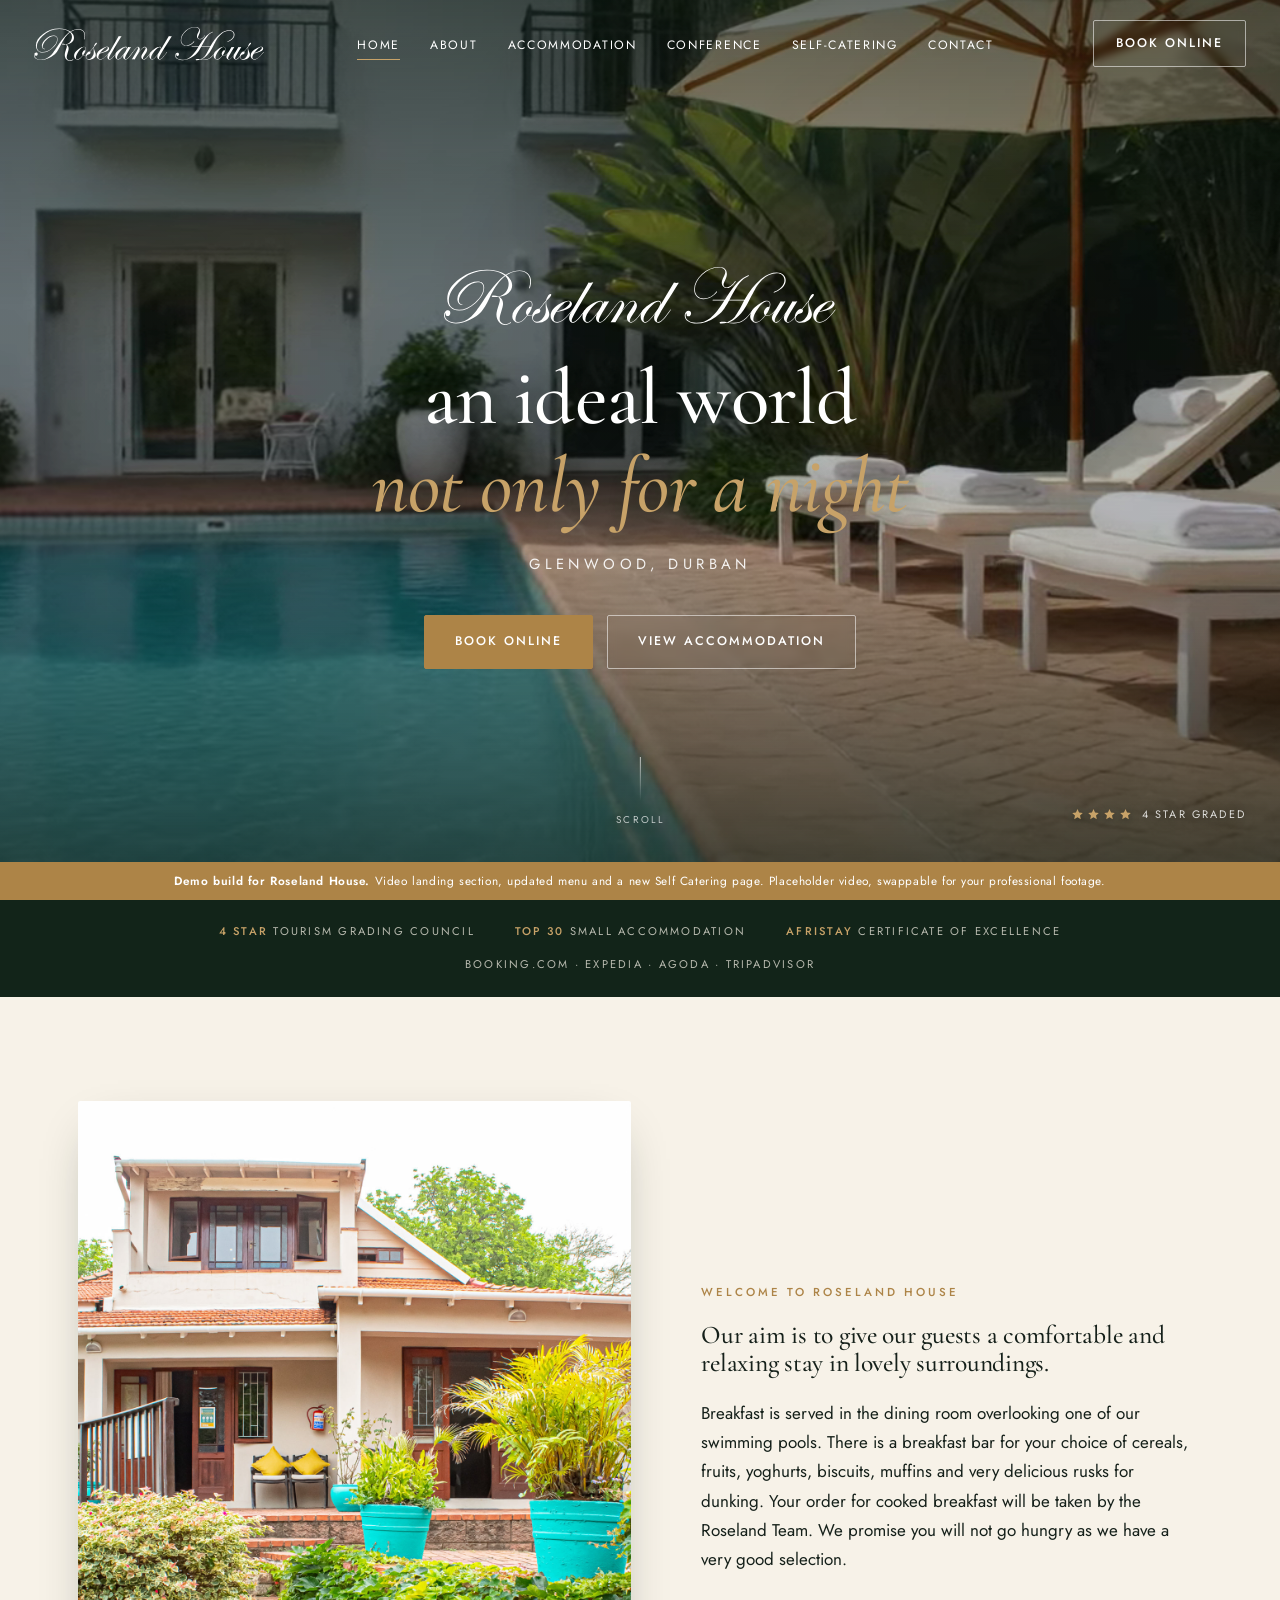
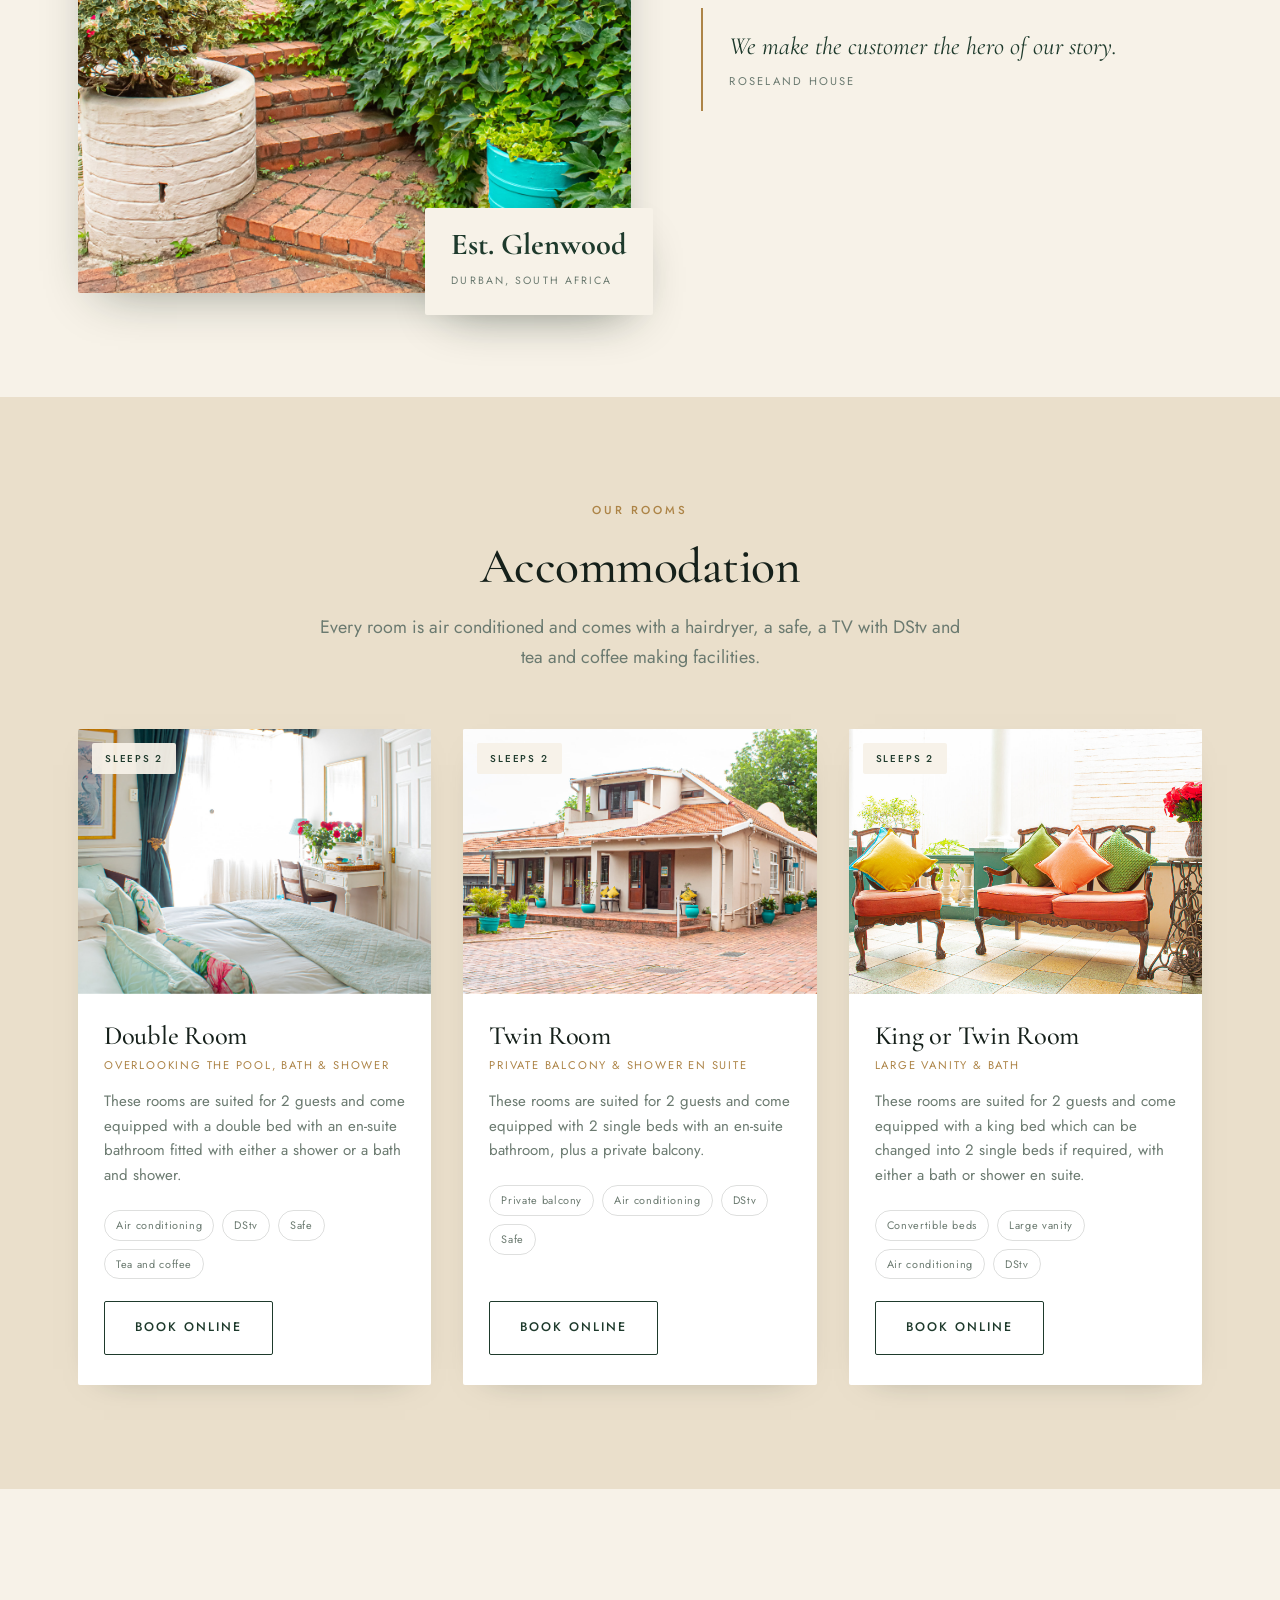
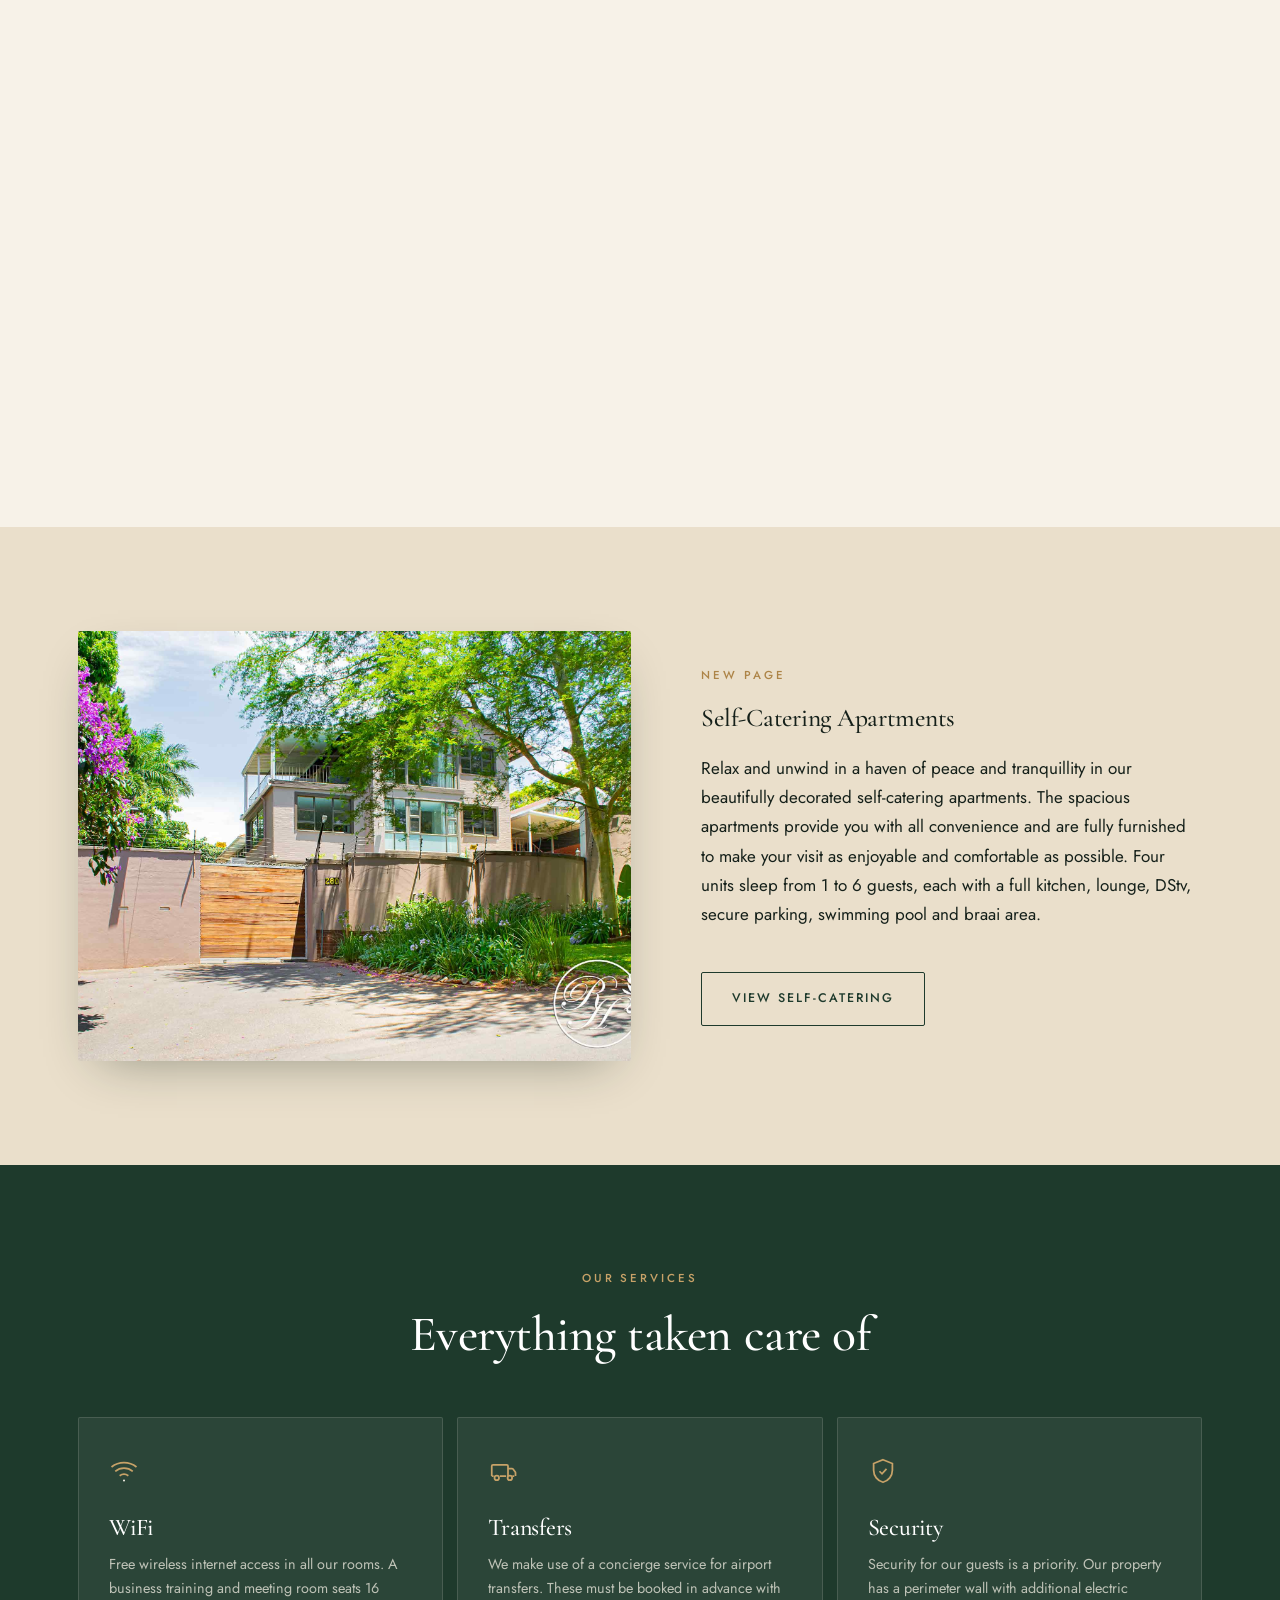
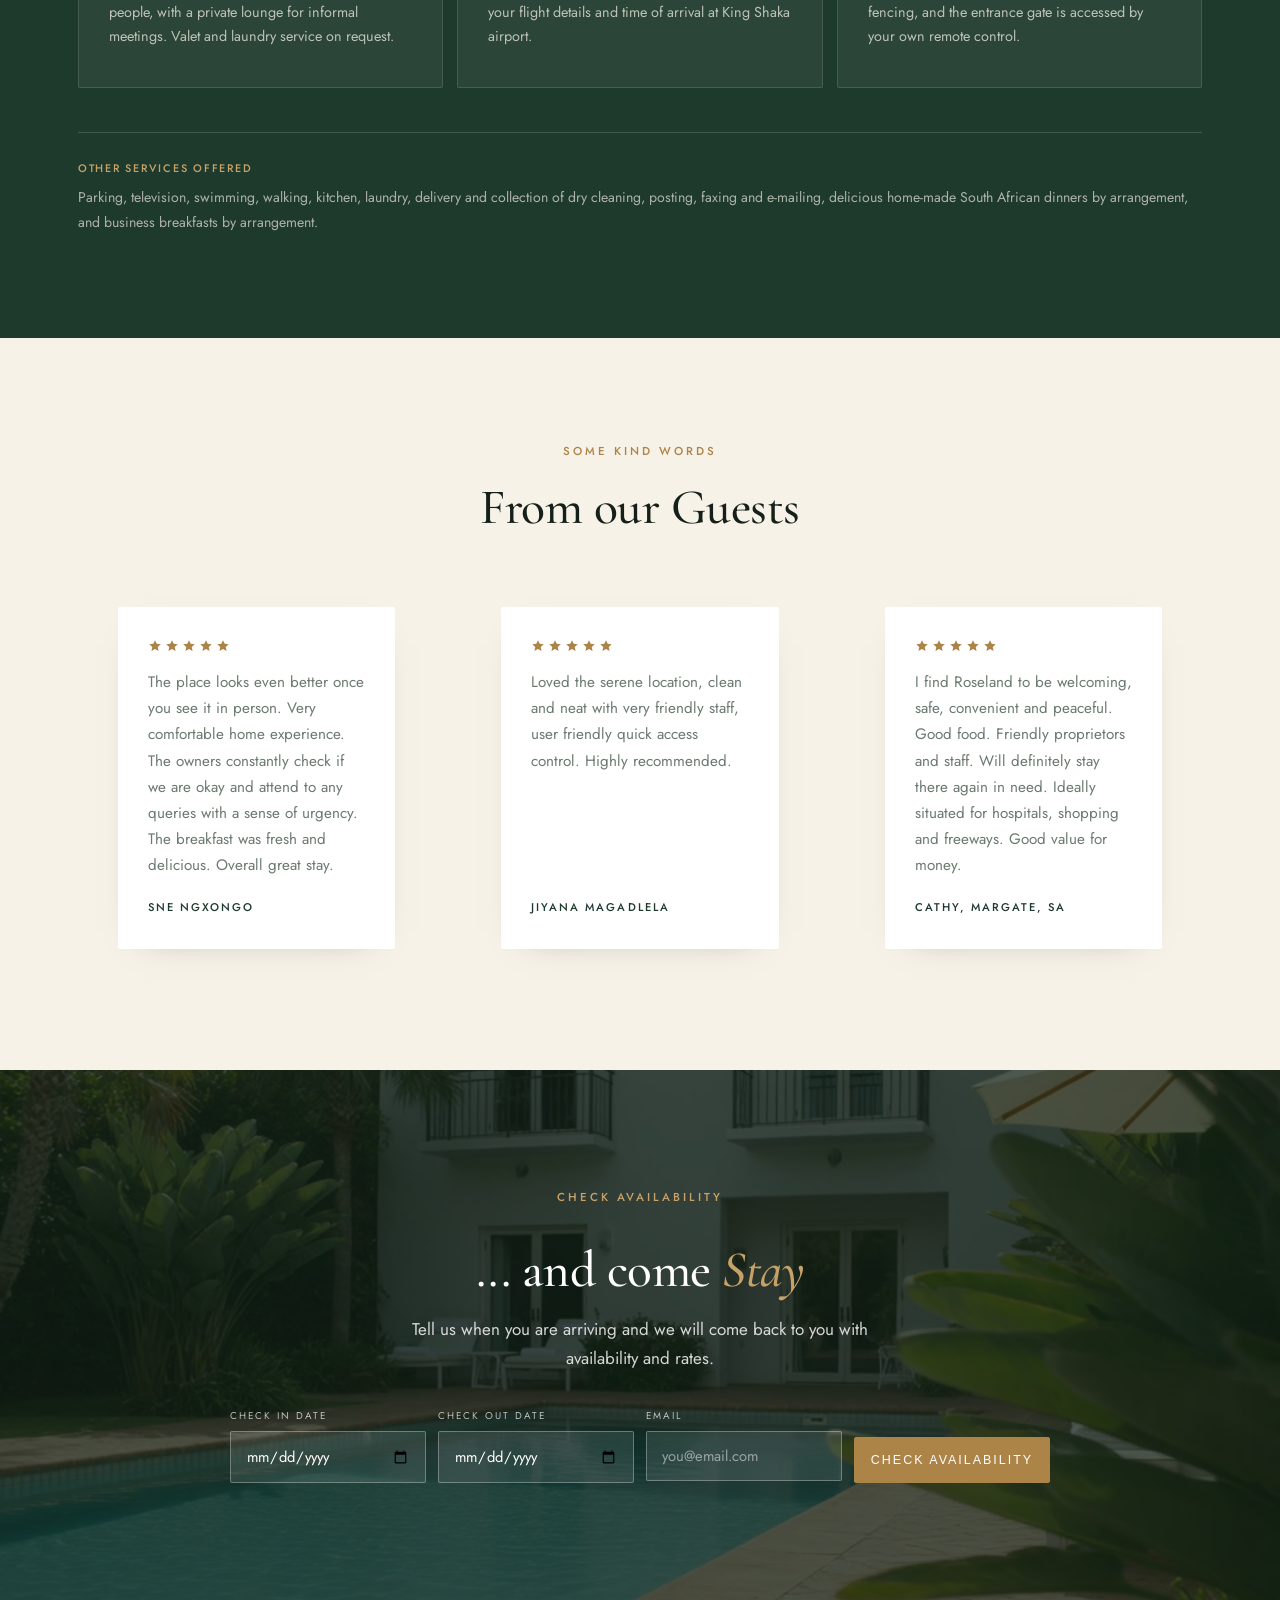
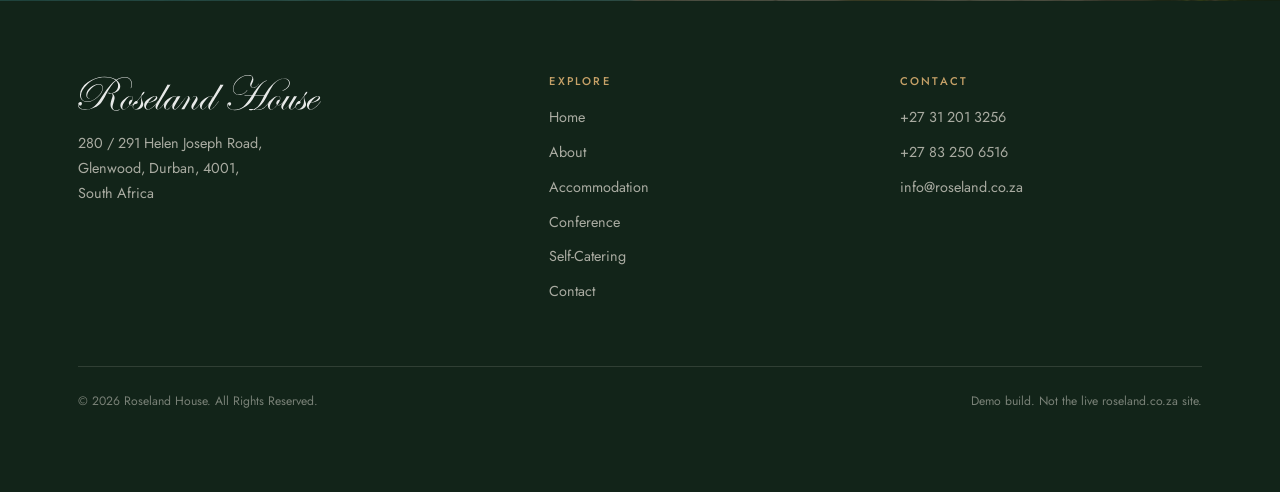
<file: index.html>
<!DOCTYPE html>
<html lang="en">
<head>
<meta charset="utf-8">
<meta name="viewport" content="width=device-width,initial-scale=1">
<title>Roseland House | 4 Star Guest House, Glenwood, Durban</title>
<meta name="description" content="Roseland House, an ideal world not only for a night. 4 star guest house accommodation, self catering apartments and a conference centre in Glenwood, Durban.">
<link rel="icon" href="assets/img/hero-poster.jpg">
<link rel="preconnect" href="https://fonts.googleapis.com">
<link rel="preconnect" href="https://fonts.gstatic.com" crossorigin>
<link href="https://fonts.googleapis.com/css2?family=Cormorant+Garamond:ital,wght@0,400;0,500;0,600;1,400;1,500&family=Jost:wght@300;400;500&display=swap" rel="stylesheet">
<link rel="stylesheet" href="assets/css/style.css">
</head>
<body>

<div class="demo-note">
  <b>Demo build for Roseland House.</b> Video landing section, updated menu and a new Self Catering page. Placeholder video, swappable for your professional footage.
</div>

<!-- ============ NAV (updated menu structure) ============ -->
<nav class="nav" id="nav">
  <a class="nav-logo" href="index.html" aria-label="Roseland House home">
    <img src="assets/img/Roseland-House-Logo.svg" alt="Roseland House">
  </a>
  <ul class="nav-links" id="navLinks">
    <li><a href="index.html" class="active">Home</a></li>
    <li><a href="#about">About</a></li>
    <li><a href="#accommodation">Accommodation</a></li>
    <li><a href="#conference">Conference</a></li>
    <li><a href="self-catering.html">Self-Catering</a></li>
    <li><a href="#contact">Contact</a></li>
  </ul>
  <a class="btn btn-ghost nav-cta" href="#book">Book Online</a>
  <button class="nav-toggle" id="navToggle" aria-label="Open menu" aria-expanded="false">
    <span></span><span></span><span></span>
  </button>
</nav>

<!-- ============ HERO: video landing section ============ -->
<header class="hero">
  <video class="hero-video" autoplay muted loop playsinline preload="auto"
         poster="assets/img/hero-poster.jpg" aria-hidden="true">
    <source src="assets/video/hero.webm" type="video/webm">
    <source src="assets/video/hero.mp4" type="video/mp4">
  </video>

  <div class="hero-inner">
    <img class="hero-mark" src="assets/img/Roseland-House-Logo.svg" alt="Roseland House">
    <h1>an ideal world<br><em>not only for a night</em></h1>
    <p class="hero-sub">Glenwood, Durban</p>
    <div class="hero-actions">
      <a class="btn btn-primary" href="#book">Book Online</a>
      <a class="btn btn-ghost" href="#accommodation">View Accommodation</a>
    </div>
  </div>

  <div class="hero-badge">
    <span class="stars-mark" aria-hidden="true">
      <svg viewBox="0 0 24 24"><path d="M12 2l2.9 6.3 6.9.8-5.1 4.7 1.4 6.8L12 17.3 5.9 20.6l1.4-6.8L2.2 9.1l6.9-.8z"/></svg>
      <svg viewBox="0 0 24 24"><path d="M12 2l2.9 6.3 6.9.8-5.1 4.7 1.4 6.8L12 17.3 5.9 20.6l1.4-6.8L2.2 9.1l6.9-.8z"/></svg>
      <svg viewBox="0 0 24 24"><path d="M12 2l2.9 6.3 6.9.8-5.1 4.7 1.4 6.8L12 17.3 5.9 20.6l1.4-6.8L2.2 9.1l6.9-.8z"/></svg>
      <svg viewBox="0 0 24 24"><path d="M12 2l2.9 6.3 6.9.8-5.1 4.7 1.4 6.8L12 17.3 5.9 20.6l1.4-6.8L2.2 9.1l6.9-.8z"/></svg>
    </span>
    <span>4 Star Graded</span>
  </div>

  <div class="scroll-cue"><span></span>Scroll</div>
</header>

<!-- ============ TRUST BAR ============ -->
<div class="trust">
  <div class="wrap">
    <span><b>4 Star</b> Tourism Grading Council</span>
    <span><b>Top 30</b> Small Accommodation</span>
    <span><b>Afristay</b> Certificate of Excellence</span>
    <span>Booking.com &middot; Expedia &middot; Agoda &middot; TripAdvisor</span>
  </div>
</div>

<!-- ============ WELCOME / ABOUT ============ -->
<section id="about">
  <div class="wrap split">
    <div class="split-media reveal">
      <img src="assets/img/IMG_1286.jpg" alt="Roseland House interior">
      <div class="stamp">
        <b>Est. Glenwood</b>
        <small>Durban, South Africa</small>
      </div>
    </div>
    <div class="reveal">
      <p class="eyebrow">Welcome to Roseland House</p>
      <h2>Our aim is to give our guests a comfortable and relaxing stay in lovely surroundings.</h2>
      <p style="margin-top:22px">
        Breakfast is served in the dining room overlooking one of our swimming pools. There is a
        breakfast bar for your choice of cereals, fruits, yoghurts, biscuits, muffins and very
        delicious rusks for dunking. Your order for cooked breakfast will be taken by the Roseland
        Team. We promise you will not go hungry as we have a very good selection.
      </p>
      <blockquote class="pull">
        We make the customer the hero of our story.
        <cite>Roseland House</cite>
      </blockquote>
    </div>
  </div>
</section>

<!-- ============ ACCOMMODATION ============ -->
<section id="accommodation" class="band-sand">
  <div class="wrap">
    <div class="sec-head center reveal">
      <p class="eyebrow">Our Rooms</p>
      <h2>Accommodation</h2>
      <p class="lede">Every room is air conditioned and comes with a hairdryer, a safe, a TV with
        DStv and tea and coffee making facilities.</p>
    </div>

    <div class="cards">
      <article class="card reveal">
        <div class="card-media">
          <span class="card-tag">Sleeps 2</span>
          <img src="assets/img/IMG_1055.jpg" alt="Double room overlooking the pool">
        </div>
        <div class="card-body">
          <h3>Double Room</h3>
          <p class="sub">Overlooking the Pool, Bath &amp; Shower</p>
          <p>These rooms are suited for 2 guests and come equipped with a double bed with an
             en-suite bathroom fitted with either a shower or a bath and shower.</p>
          <ul class="chips">
            <li>Air conditioning</li><li>DStv</li><li>Safe</li><li>Tea and coffee</li>
          </ul>
          <a class="btn btn-dark" href="#book">Book Online</a>
        </div>
      </article>

      <article class="card reveal">
        <div class="card-media">
          <span class="card-tag">Sleeps 2</span>
          <img src="assets/img/IMG_1305.jpg" alt="Twin room with private balcony">
        </div>
        <div class="card-body">
          <h3>Twin Room</h3>
          <p class="sub">Private Balcony &amp; Shower en Suite</p>
          <p>These rooms are suited for 2 guests and come equipped with 2 single beds with an
             en-suite bathroom, plus a private balcony.</p>
          <ul class="chips">
            <li>Private balcony</li><li>Air conditioning</li><li>DStv</li><li>Safe</li>
          </ul>
          <a class="btn btn-dark" href="#book">Book Online</a>
        </div>
      </article>

      <article class="card reveal">
        <div class="card-media">
          <span class="card-tag">Sleeps 2</span>
          <img src="assets/img/IMG_1691-1.jpg" alt="King or twin room with large vanity">
        </div>
        <div class="card-body">
          <h3>King or Twin Room</h3>
          <p class="sub">Large Vanity &amp; Bath</p>
          <p>These rooms are suited for 2 guests and come equipped with a king bed which can be
             changed into 2 single beds if required, with either a bath or shower en suite.</p>
          <ul class="chips">
            <li>Convertible beds</li><li>Large vanity</li><li>Air conditioning</li><li>DStv</li>
          </ul>
          <a class="btn btn-dark" href="#book">Book Online</a>
        </div>
      </article>
    </div>
  </div>
</section>

<!-- ============ CONFERENCE ============ -->
<section id="conference">
  <div class="wrap split flip">
    <div class="split-media reveal">
      <img src="assets/img/IMG_1724.jpg" alt="Roseland House conference room">
      <div class="stamp">
        <b>20</b>
        <small>Delegates maximum</small>
      </div>
    </div>
    <div class="reveal">
      <p class="eyebrow">Our Conference Centre</p>
      <h2>A meeting room with a lovely ambience.</h2>
      <p style="margin-top:22px">
        Roseland House offers a large meeting room situated upstairs, perfect for your corporate
        and social requirements. The room is air conditioned, so it is just right for KZN summer
        weather. A private lounge is available for informal business meetings, and business
        breakfasts can be arranged.
      </p>
      <ul class="chips" style="margin-top:26px">
        <li>Seats up to 20 delegates</li><li>Air conditioned</li><li>Free WiFi</li><li>Catering by arrangement</li>
      </ul>
      <a class="btn btn-dark" href="#contact" style="margin-top:12px">Enquire About Conferencing</a>
    </div>
  </div>
</section>

<!-- ============ SELF CATERING TEASER ============ -->
<section class="band-sand">
  <div class="wrap split">
    <div class="split-media reveal">
      <img src="assets/img/SC-1.jpg" alt="Roseland House self catering apartment">
    </div>
    <div class="reveal">
      <p class="eyebrow">New Page</p>
      <h2>Self-Catering Apartments</h2>
      <p style="margin-top:22px">
        Relax and unwind in a haven of peace and tranquillity in our beautifully decorated
        self-catering apartments. The spacious apartments provide you with all convenience and are
        fully furnished to make your visit as enjoyable and comfortable as possible. Four units
        sleep from 1 to 6 guests, each with a full kitchen, lounge, DStv, secure parking, swimming
        pool and braai area.
      </p>
      <a class="btn btn-dark" href="self-catering.html" style="margin-top:26px">View Self-Catering</a>
    </div>
  </div>
</section>

<!-- ============ SERVICES ============ -->
<section class="band-green">
  <div class="wrap">
    <div class="sec-head center reveal">
      <p class="eyebrow on-dark">Our Services</p>
      <h2>Everything taken care of</h2>
    </div>

    <div class="services">
      <div class="svc reveal">
        <svg viewBox="0 0 24 24" aria-hidden="true"><path d="M2 8.8a16 16 0 0 1 20 0"/><path d="M5 12.3a11 11 0 0 1 14 0"/><path d="M8.5 15.8a6 6 0 0 1 7 0"/><circle cx="12" cy="19.5" r=".8" fill="currentColor" stroke="none"/></svg>
        <h3>WiFi</h3>
        <p>Free wireless internet access in all our rooms. A business training and meeting room
           seats 16 people, with a private lounge for informal meetings. Valet and laundry service
           on request.</p>
      </div>
      <div class="svc reveal">
        <svg viewBox="0 0 24 24" aria-hidden="true"><path d="M3 16V8a1 1 0 0 1 1-1h11a1 1 0 0 1 1 1v8"/><path d="M16 10h3.2a1 1 0 0 1 .8.4l1.8 2.4a1 1 0 0 1 .2.6V16"/><path d="M3 16h1.5M9.5 16h5M19.5 16H21"/><circle cx="7" cy="17.5" r="1.8"/><circle cx="17.5" cy="17.5" r="1.8"/></svg>
        <h3>Transfers</h3>
        <p>We make use of a concierge service for airport transfers. These must be booked in
           advance with your flight details and time of arrival at King Shaka airport.</p>
      </div>
      <div class="svc reveal">
        <svg viewBox="0 0 24 24" aria-hidden="true"><path d="M12 3l7.5 3v5.4c0 4.6-3.1 8.4-7.5 9.6-4.4-1.2-7.5-5-7.5-9.6V6z"/><path d="M9.2 12.2l2 2 3.6-3.9"/></svg>
        <h3>Security</h3>
        <p>Security for our guests is a priority. Our property has a perimeter wall with
           additional electric fencing, and the entrance gate is accessed by your own remote
           control.</p>
      </div>
    </div>

    <div class="svc-extra reveal">
      <b>Other services offered</b>
      Parking, television, swimming, walking, kitchen, laundry, delivery and collection of dry
      cleaning, posting, faxing and e-mailing, delicious home-made South African dinners by
      arrangement, and business breakfasts by arrangement.
    </div>
  </div>
</section>

<!-- ============ TESTIMONIALS ============ -->
<section>
  <div class="wrap">
    <div class="sec-head center reveal">
      <p class="eyebrow">Some kind words</p>
      <h2>From our Guests</h2>
    </div>
    <div class="quotes">
      <blockquote class="quote reveal">
        <div class="stars"><svg viewBox="0 0 24 24"><path d="M12 2l2.9 6.3 6.9.8-5.1 4.7 1.4 6.8L12 17.3 5.9 20.6l1.4-6.8L2.2 9.1l6.9-.8z"/></svg><svg viewBox="0 0 24 24"><path d="M12 2l2.9 6.3 6.9.8-5.1 4.7 1.4 6.8L12 17.3 5.9 20.6l1.4-6.8L2.2 9.1l6.9-.8z"/></svg><svg viewBox="0 0 24 24"><path d="M12 2l2.9 6.3 6.9.8-5.1 4.7 1.4 6.8L12 17.3 5.9 20.6l1.4-6.8L2.2 9.1l6.9-.8z"/></svg><svg viewBox="0 0 24 24"><path d="M12 2l2.9 6.3 6.9.8-5.1 4.7 1.4 6.8L12 17.3 5.9 20.6l1.4-6.8L2.2 9.1l6.9-.8z"/></svg><svg viewBox="0 0 24 24"><path d="M12 2l2.9 6.3 6.9.8-5.1 4.7 1.4 6.8L12 17.3 5.9 20.6l1.4-6.8L2.2 9.1l6.9-.8z"/></svg></div>
        <p>The place looks even better once you see it in person. Very comfortable home
           experience. The owners constantly check if we are okay and attend to any queries with a
           sense of urgency. The breakfast was fresh and delicious. Overall great stay.</p>
        <cite>Sne Ngxongo</cite>
      </blockquote>
      <blockquote class="quote reveal">
        <div class="stars"><svg viewBox="0 0 24 24"><path d="M12 2l2.9 6.3 6.9.8-5.1 4.7 1.4 6.8L12 17.3 5.9 20.6l1.4-6.8L2.2 9.1l6.9-.8z"/></svg><svg viewBox="0 0 24 24"><path d="M12 2l2.9 6.3 6.9.8-5.1 4.7 1.4 6.8L12 17.3 5.9 20.6l1.4-6.8L2.2 9.1l6.9-.8z"/></svg><svg viewBox="0 0 24 24"><path d="M12 2l2.9 6.3 6.9.8-5.1 4.7 1.4 6.8L12 17.3 5.9 20.6l1.4-6.8L2.2 9.1l6.9-.8z"/></svg><svg viewBox="0 0 24 24"><path d="M12 2l2.9 6.3 6.9.8-5.1 4.7 1.4 6.8L12 17.3 5.9 20.6l1.4-6.8L2.2 9.1l6.9-.8z"/></svg><svg viewBox="0 0 24 24"><path d="M12 2l2.9 6.3 6.9.8-5.1 4.7 1.4 6.8L12 17.3 5.9 20.6l1.4-6.8L2.2 9.1l6.9-.8z"/></svg></div>
        <p>Loved the serene location, clean and neat with very friendly staff, user friendly quick
           access control. Highly recommended.</p>
        <cite>Jiyana Magadlela</cite>
      </blockquote>
      <blockquote class="quote reveal">
        <div class="stars"><svg viewBox="0 0 24 24"><path d="M12 2l2.9 6.3 6.9.8-5.1 4.7 1.4 6.8L12 17.3 5.9 20.6l1.4-6.8L2.2 9.1l6.9-.8z"/></svg><svg viewBox="0 0 24 24"><path d="M12 2l2.9 6.3 6.9.8-5.1 4.7 1.4 6.8L12 17.3 5.9 20.6l1.4-6.8L2.2 9.1l6.9-.8z"/></svg><svg viewBox="0 0 24 24"><path d="M12 2l2.9 6.3 6.9.8-5.1 4.7 1.4 6.8L12 17.3 5.9 20.6l1.4-6.8L2.2 9.1l6.9-.8z"/></svg><svg viewBox="0 0 24 24"><path d="M12 2l2.9 6.3 6.9.8-5.1 4.7 1.4 6.8L12 17.3 5.9 20.6l1.4-6.8L2.2 9.1l6.9-.8z"/></svg><svg viewBox="0 0 24 24"><path d="M12 2l2.9 6.3 6.9.8-5.1 4.7 1.4 6.8L12 17.3 5.9 20.6l1.4-6.8L2.2 9.1l6.9-.8z"/></svg></div>
        <p>I find Roseland to be welcoming, safe, convenient and peaceful. Good food. Friendly
           proprietors and staff. Will definitely stay there again in need. Ideally situated for
           hospitals, shopping and freeways. Good value for money.</p>
        <cite>Cathy, Margate, SA</cite>
      </blockquote>
    </div>
  </div>
</section>

<!-- ============ BOOKING CTA ============ -->
<section class="cta-band" id="book">
  <img class="bg" src="assets/img/hero-poster.jpg" alt="">
  <div class="wrap">
    <p class="eyebrow on-dark">Check Availability</p>
    <h2>... and come <em style="font-style:italic;color:var(--brass-lt)">Stay</em></h2>
    <p>Tell us when you are arriving and we will come back to you with availability and rates.</p>

    <form class="book-form" onsubmit="event.preventDefault();this.querySelector('.btn').textContent='Request sent';">
      <div>
        <label for="ci">Check In Date</label>
        <input id="ci" type="date" required>
      </div>
      <div>
        <label for="co">Check Out Date</label>
        <input id="co" type="date" required>
      </div>
      <div>
        <label for="em">Email</label>
        <input id="em" type="email" placeholder="you@email.com" required>
      </div>
      <div class="field-submit">
        <button class="btn btn-primary" type="submit">Check Availability</button>
      </div>
    </form>
  </div>
</section>

<!-- ============ FOOTER ============ -->
<footer class="footer" id="contact">
  <div class="wrap">
    <div class="footer-grid">
      <div>
        <img class="mark" src="assets/img/Roseland-House-Logo.svg" alt="Roseland House">
        <p>280 / 291 Helen Joseph Road,<br>Glenwood, Durban, 4001,<br>South Africa</p>
      </div>
      <div>
        <h4>Explore</h4>
        <ul>
          <li><a href="index.html">Home</a></li>
          <li><a href="#about">About</a></li>
          <li><a href="#accommodation">Accommodation</a></li>
          <li><a href="#conference">Conference</a></li>
          <li><a href="self-catering.html">Self-Catering</a></li>
          <li><a href="#contact">Contact</a></li>
        </ul>
      </div>
      <div>
        <h4>Contact</h4>
        <ul>
          <li>+27 31 201 3256</li>
          <li>+27 83 250 6516</li>
          <li>info@roseland.co.za</li>
        </ul>
      </div>
    </div>
    <div class="footer-bottom">
      <span>&copy; 2026 Roseland House. All Rights Reserved.</span>
      <span>Demo build. Not the live roseland.co.za site.</span>
    </div>
  </div>
</footer>

<script>
// sticky nav state
const nav = document.getElementById('nav');
const onScroll = () => nav.classList.toggle('solid', window.scrollY > 60);
onScroll(); window.addEventListener('scroll', onScroll, {passive:true});

// mobile menu
const toggle = document.getElementById('navToggle');
const links = document.getElementById('navLinks');
toggle.addEventListener('click', () => {
  const open = links.classList.toggle('open');
  toggle.setAttribute('aria-expanded', open);
  toggle.setAttribute('aria-label', open ? 'Close menu' : 'Open menu');
});
links.querySelectorAll('a').forEach(a => a.addEventListener('click', () => {
  links.classList.remove('open');
  toggle.setAttribute('aria-expanded', false);
}));

// reveal on scroll
const io = new IntersectionObserver((entries) => {
  entries.forEach(e => { if (e.isIntersecting) { e.target.classList.add('in'); io.unobserve(e.target); } });
}, {threshold:.14, rootMargin:'0px 0px -40px 0px'});
document.querySelectorAll('.reveal').forEach((el,i) => {
  el.style.transitionDelay = (i % 3) * 90 + 'ms';
  io.observe(el);
});

// some mobile browsers need an explicit nudge to start a muted autoplay video
const v = document.querySelector('.hero-video');
if (v) { const p = v.play(); if (p) p.catch(() => {}); }
</script>
</body>
</html>
</file>
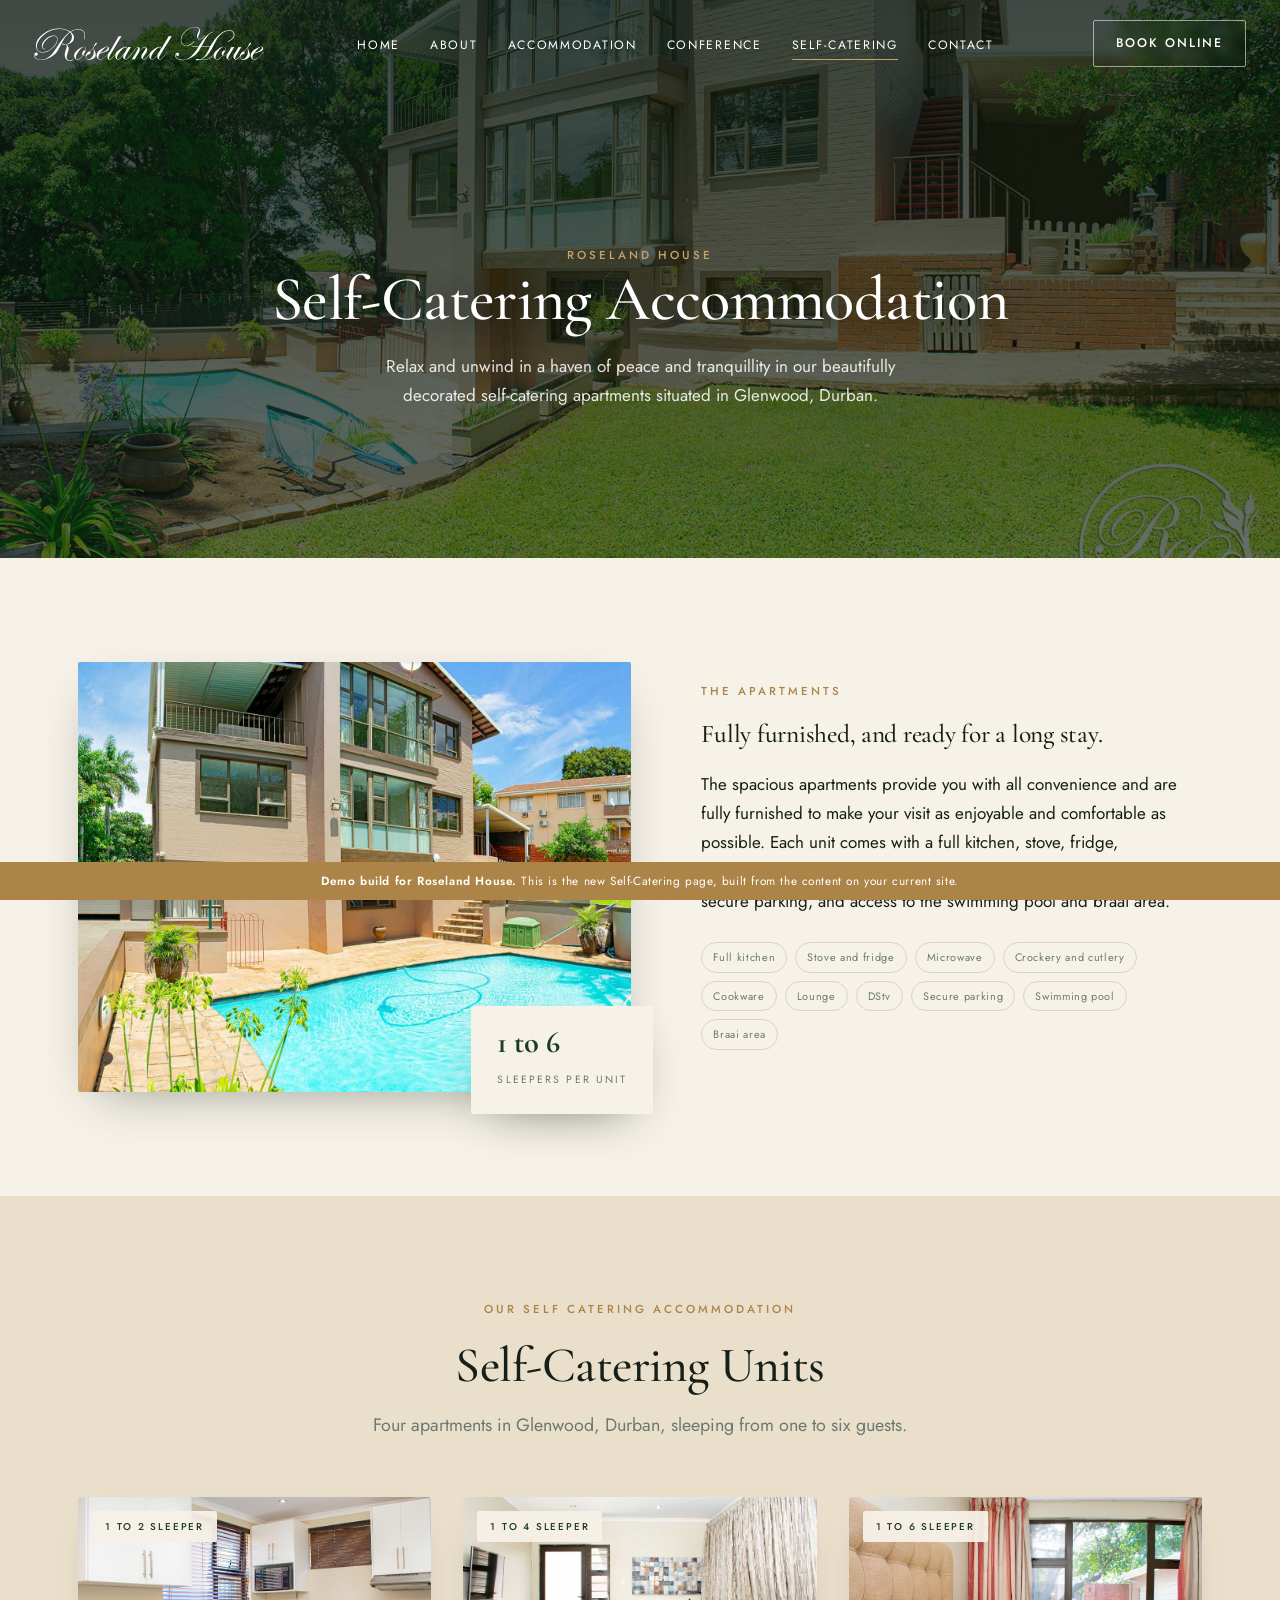
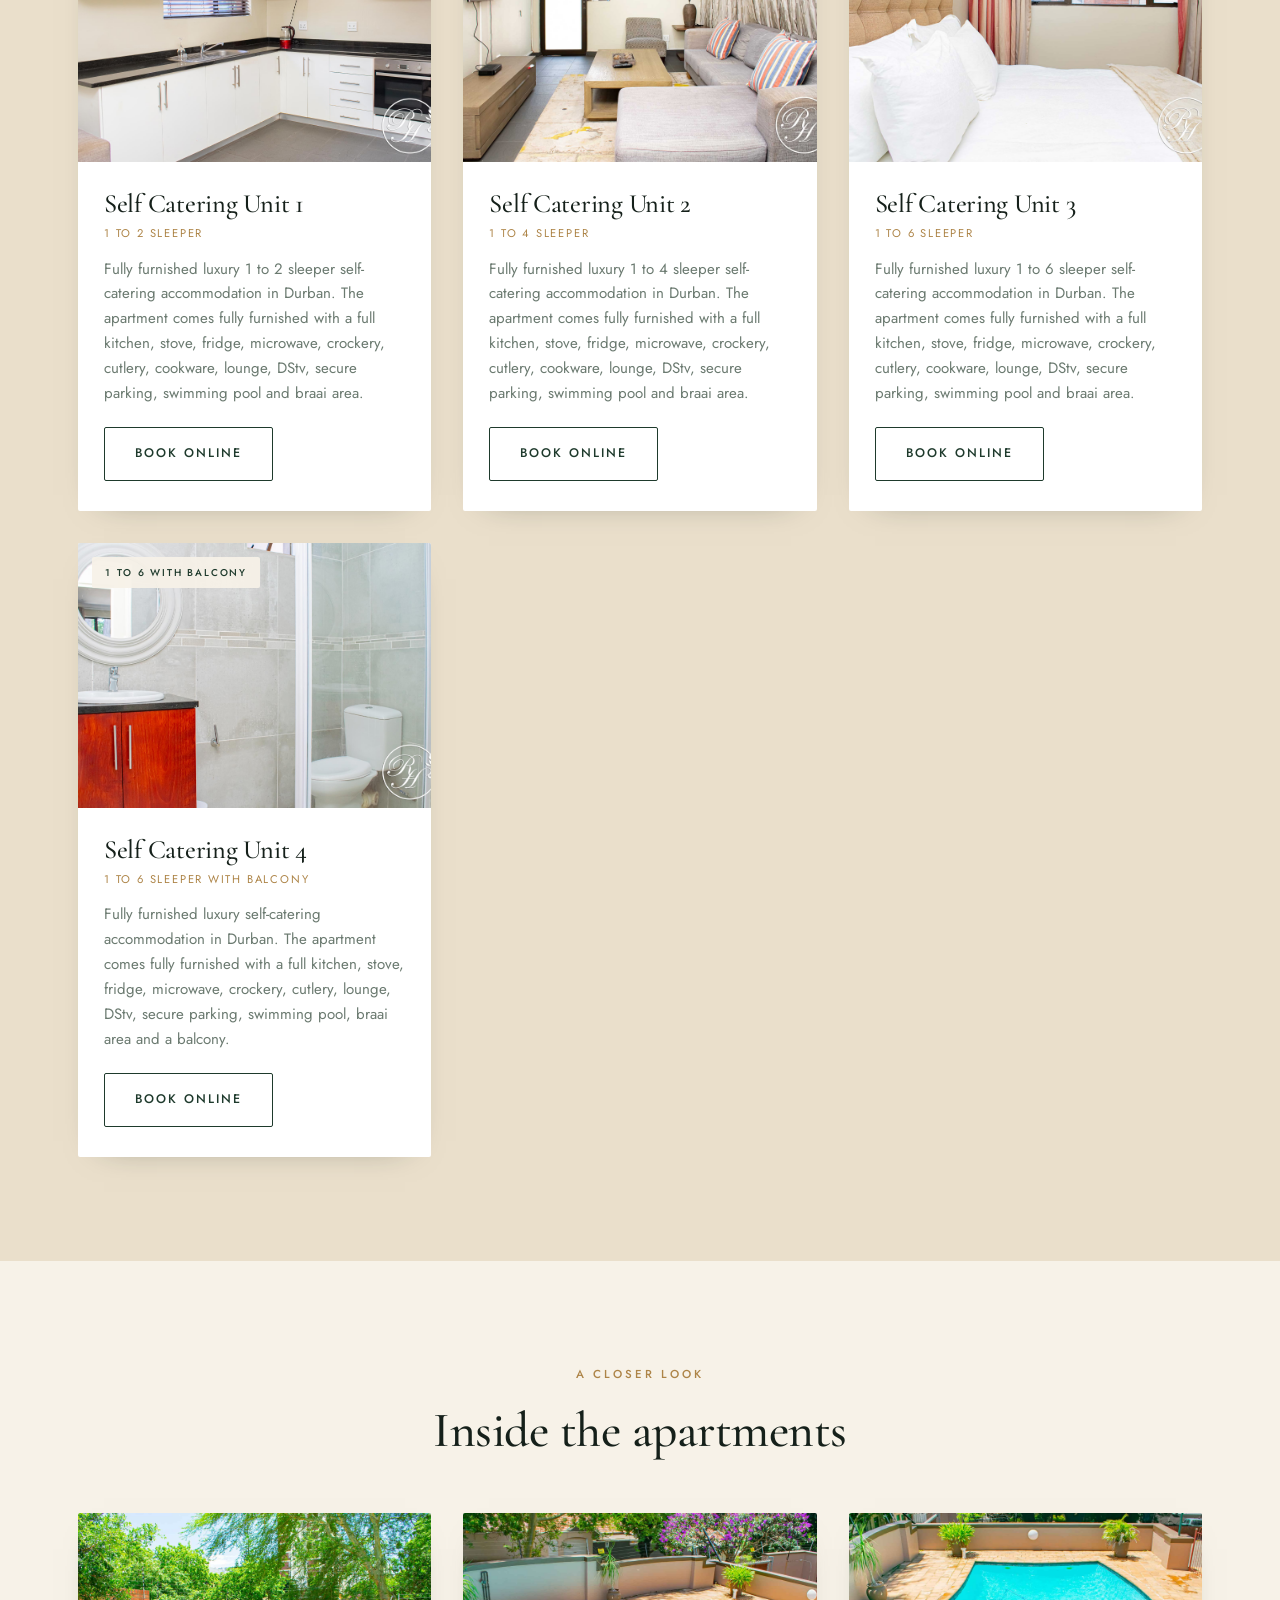
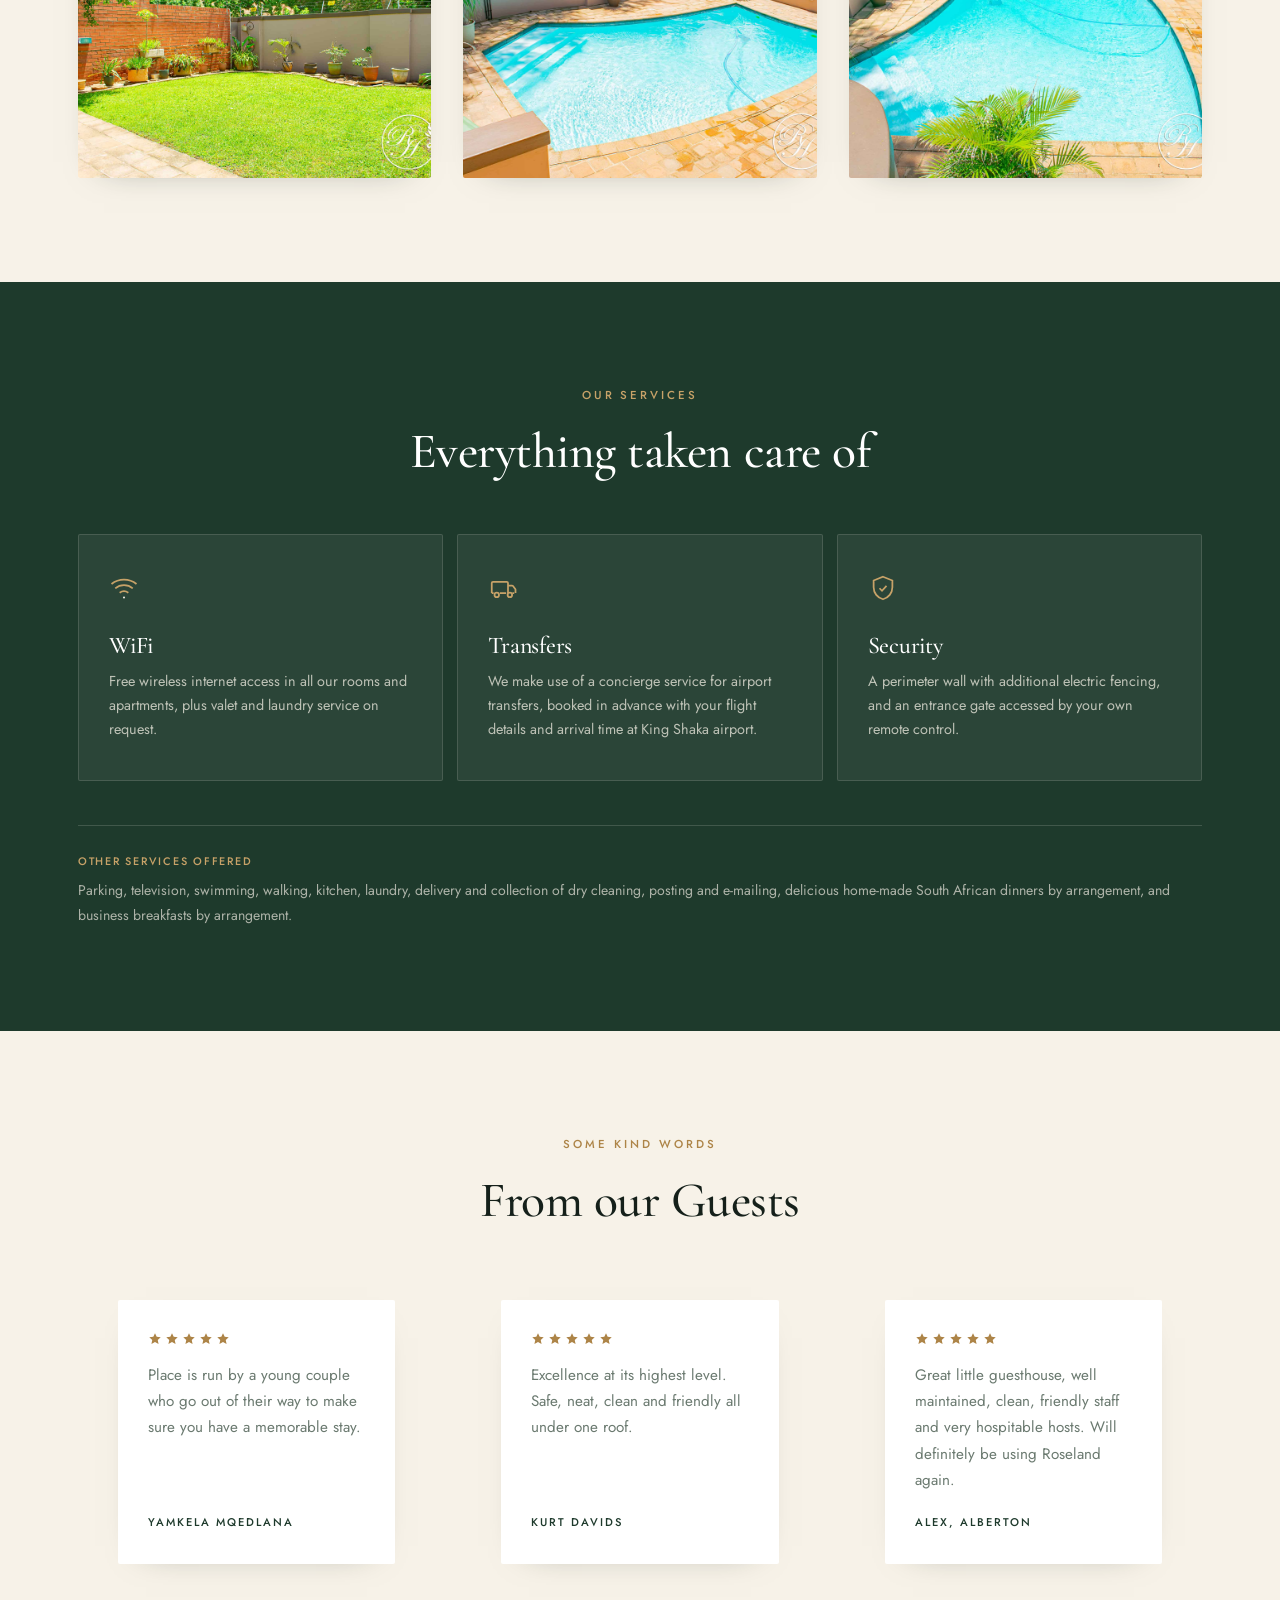
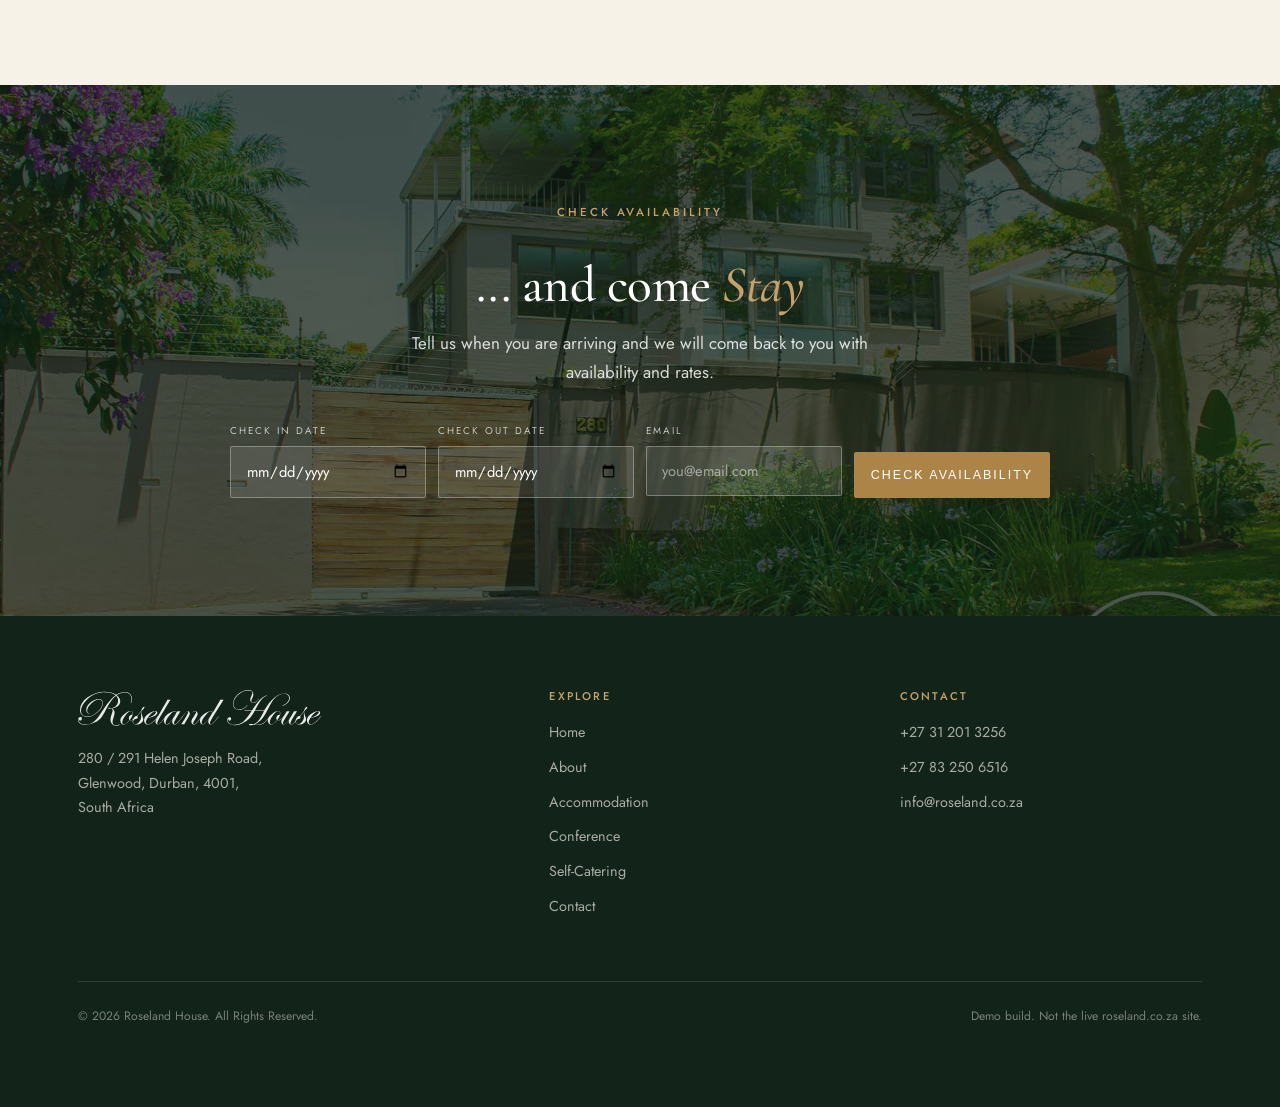
<file: self-catering.html>
<!DOCTYPE html>
<html lang="en">
<head>
<meta charset="utf-8">
<meta name="viewport" content="width=device-width,initial-scale=1">
<title>Self-Catering Accommodation | Roseland House, Glenwood, Durban</title>
<meta name="description" content="Fully furnished self-catering apartments at Roseland House in Glenwood, Durban. Four units sleeping 1 to 6 guests, each with a full kitchen, lounge, DStv, secure parking, swimming pool and braai area.">
<link rel="icon" href="assets/img/hero-poster.jpg">
<link rel="preconnect" href="https://fonts.googleapis.com">
<link rel="preconnect" href="https://fonts.gstatic.com" crossorigin>
<link href="https://fonts.googleapis.com/css2?family=Cormorant+Garamond:ital,wght@0,400;0,500;0,600;1,400;1,500&family=Jost:wght@300;400;500&display=swap" rel="stylesheet">
<link rel="stylesheet" href="assets/css/style.css">
</head>
<body>

<div class="demo-note">
  <b>Demo build for Roseland House.</b> This is the new Self-Catering page, built from the content on your current site.
</div>

<!-- ============ NAV ============ -->
<nav class="nav" id="nav">
  <a class="nav-logo" href="index.html" aria-label="Roseland House home">
    <img src="assets/img/Roseland-House-Logo.svg" alt="Roseland House">
  </a>
  <ul class="nav-links" id="navLinks">
    <li><a href="index.html">Home</a></li>
    <li><a href="index.html#about">About</a></li>
    <li><a href="index.html#accommodation">Accommodation</a></li>
    <li><a href="index.html#conference">Conference</a></li>
    <li><a href="self-catering.html" class="active">Self-Catering</a></li>
    <li><a href="#contact">Contact</a></li>
  </ul>
  <a class="btn btn-ghost nav-cta" href="#book">Book Online</a>
  <button class="nav-toggle" id="navToggle" aria-label="Open menu" aria-expanded="false">
    <span></span><span></span><span></span>
  </button>
</nav>

<!-- ============ PAGE HERO ============ -->
<header class="page-hero">
  <img class="bg" src="assets/img/SC-3.jpg" alt="">
  <div class="inner">
    <p class="eyebrow on-dark">Roseland House</p>
    <h1>Self-Catering Accommodation</h1>
    <p>Relax and unwind in a haven of peace and tranquillity in our beautifully decorated
       self-catering apartments situated in Glenwood, Durban.</p>
  </div>
</header>

<!-- ============ INTRO ============ -->
<section>
  <div class="wrap split">
    <div class="split-media reveal">
      <img src="assets/img/SC-2-1.jpg" alt="Self-catering apartment lounge">
      <div class="stamp">
        <b>1 to 6</b>
        <small>Sleepers per unit</small>
      </div>
    </div>
    <div class="reveal">
      <p class="eyebrow">The Apartments</p>
      <h2>Fully furnished, and ready for a long stay.</h2>
      <p style="margin-top:22px">
        The spacious apartments provide you with all convenience and are fully furnished to make
        your visit as enjoyable and comfortable as possible. Each unit comes with a full kitchen,
        stove, fridge, microwave, crockery, cutlery and cookware, a lounge with DStv, secure
        parking, and access to the swimming pool and braai area.
      </p>
      <ul class="chips" style="margin-top:26px">
        <li>Full kitchen</li><li>Stove and fridge</li><li>Microwave</li><li>Crockery and cutlery</li>
        <li>Cookware</li><li>Lounge</li><li>DStv</li><li>Secure parking</li>
        <li>Swimming pool</li><li>Braai area</li>
      </ul>
    </div>
  </div>
</section>

<!-- ============ UNITS ============ -->
<section class="band-sand" id="units">
  <div class="wrap">
    <div class="sec-head center reveal">
      <p class="eyebrow">Our Self Catering Accommodation</p>
      <h2>Self-Catering Units</h2>
      <p class="lede">Four apartments in Glenwood, Durban, sleeping from one to six guests.</p>
    </div>

    <div class="cards">
      <article class="card reveal">
        <div class="card-media">
          <span class="card-tag">1 to 2 sleeper</span>
          <img src="assets/img/SC-Unit-1-1-5-2.jpg" alt="Self catering unit 1">
        </div>
        <div class="card-body">
          <h3>Self Catering Unit 1</h3>
          <p class="sub">1 to 2 sleeper</p>
          <p>Fully furnished luxury 1 to 2 sleeper self-catering accommodation in Durban. The
             apartment comes fully furnished with a full kitchen, stove, fridge, microwave,
             crockery, cutlery, cookware, lounge, DStv, secure parking, swimming pool and braai
             area.</p>
          <a class="btn btn-dark" href="#book">Book Online</a>
        </div>
      </article>

      <article class="card reveal">
        <div class="card-media">
          <span class="card-tag">1 to 4 sleeper</span>
          <img src="assets/img/SC-Unit-1-1-5-4.jpg" alt="Self catering unit 2">
        </div>
        <div class="card-body">
          <h3>Self Catering Unit 2</h3>
          <p class="sub">1 to 4 sleeper</p>
          <p>Fully furnished luxury 1 to 4 sleeper self-catering accommodation in Durban. The
             apartment comes fully furnished with a full kitchen, stove, fridge, microwave,
             crockery, cutlery, cookware, lounge, DStv, secure parking, swimming pool and braai
             area.</p>
          <a class="btn btn-dark" href="#book">Book Online</a>
        </div>
      </article>

      <article class="card reveal">
        <div class="card-media">
          <span class="card-tag">1 to 6 sleeper</span>
          <img src="assets/img/SC-Unit-1-1-5-6.jpg" alt="Self catering unit 3">
        </div>
        <div class="card-body">
          <h3>Self Catering Unit 3</h3>
          <p class="sub">1 to 6 sleeper</p>
          <p>Fully furnished luxury 1 to 6 sleeper self-catering accommodation in Durban. The
             apartment comes fully furnished with a full kitchen, stove, fridge, microwave,
             crockery, cutlery, cookware, lounge, DStv, secure parking, swimming pool and braai
             area.</p>
          <a class="btn btn-dark" href="#book">Book Online</a>
        </div>
      </article>

      <article class="card reveal">
        <div class="card-media">
          <span class="card-tag">1 to 6 with balcony</span>
          <img src="assets/img/SC-Unit-1-1-5-8.jpg" alt="Self catering unit 4 with balcony">
        </div>
        <div class="card-body">
          <h3>Self Catering Unit 4</h3>
          <p class="sub">1 to 6 sleeper with Balcony</p>
          <p>Fully furnished luxury self-catering accommodation in Durban. The apartment comes
             fully furnished with a full kitchen, stove, fridge, microwave, crockery, cutlery,
             lounge, DStv, secure parking, swimming pool, braai area and a balcony.</p>
          <a class="btn btn-dark" href="#book">Book Online</a>
        </div>
      </article>
    </div>
  </div>
</section>

<!-- ============ GALLERY STRIP ============ -->
<section>
  <div class="wrap">
    <div class="sec-head center reveal">
      <p class="eyebrow">A closer look</p>
      <h2>Inside the apartments</h2>
    </div>
    <div class="cards">
      <div class="card reveal"><div class="card-media"><img src="assets/img/SC-5.jpg" alt="Self catering interior"></div></div>
      <div class="card reveal"><div class="card-media"><img src="assets/img/SC-6.jpg" alt="Self catering kitchen"></div></div>
      <div class="card reveal"><div class="card-media"><img src="assets/img/SC-7.jpg" alt="Self catering bedroom"></div></div>
    </div>
  </div>
</section>

<!-- ============ SERVICES ============ -->
<section class="band-green">
  <div class="wrap">
    <div class="sec-head center reveal">
      <p class="eyebrow on-dark">Our Services</p>
      <h2>Everything taken care of</h2>
    </div>
    <div class="services">
      <div class="svc reveal">
        <svg viewBox="0 0 24 24" aria-hidden="true"><path d="M2 8.8a16 16 0 0 1 20 0"/><path d="M5 12.3a11 11 0 0 1 14 0"/><path d="M8.5 15.8a6 6 0 0 1 7 0"/><circle cx="12" cy="19.5" r=".8" fill="currentColor" stroke="none"/></svg>
        <h3>WiFi</h3>
        <p>Free wireless internet access in all our rooms and apartments, plus valet and laundry
           service on request.</p>
      </div>
      <div class="svc reveal">
        <svg viewBox="0 0 24 24" aria-hidden="true"><path d="M3 16V8a1 1 0 0 1 1-1h11a1 1 0 0 1 1 1v8"/><path d="M16 10h3.2a1 1 0 0 1 .8.4l1.8 2.4a1 1 0 0 1 .2.6V16"/><path d="M3 16h1.5M9.5 16h5M19.5 16H21"/><circle cx="7" cy="17.5" r="1.8"/><circle cx="17.5" cy="17.5" r="1.8"/></svg>
        <h3>Transfers</h3>
        <p>We make use of a concierge service for airport transfers, booked in advance with your
           flight details and arrival time at King Shaka airport.</p>
      </div>
      <div class="svc reveal">
        <svg viewBox="0 0 24 24" aria-hidden="true"><path d="M12 3l7.5 3v5.4c0 4.6-3.1 8.4-7.5 9.6-4.4-1.2-7.5-5-7.5-9.6V6z"/><path d="M9.2 12.2l2 2 3.6-3.9"/></svg>
        <h3>Security</h3>
        <p>A perimeter wall with additional electric fencing, and an entrance gate accessed by
           your own remote control.</p>
      </div>
    </div>
    <div class="svc-extra reveal">
      <b>Other services offered</b>
      Parking, television, swimming, walking, kitchen, laundry, delivery and collection of dry
      cleaning, posting and e-mailing, delicious home-made South African dinners by arrangement,
      and business breakfasts by arrangement.
    </div>
  </div>
</section>

<!-- ============ TESTIMONIALS ============ -->
<section>
  <div class="wrap">
    <div class="sec-head center reveal">
      <p class="eyebrow">Some kind words</p>
      <h2>From our Guests</h2>
    </div>
    <div class="quotes">
      <blockquote class="quote reveal">
        <div class="stars"><svg viewBox="0 0 24 24"><path d="M12 2l2.9 6.3 6.9.8-5.1 4.7 1.4 6.8L12 17.3 5.9 20.6l1.4-6.8L2.2 9.1l6.9-.8z"/></svg><svg viewBox="0 0 24 24"><path d="M12 2l2.9 6.3 6.9.8-5.1 4.7 1.4 6.8L12 17.3 5.9 20.6l1.4-6.8L2.2 9.1l6.9-.8z"/></svg><svg viewBox="0 0 24 24"><path d="M12 2l2.9 6.3 6.9.8-5.1 4.7 1.4 6.8L12 17.3 5.9 20.6l1.4-6.8L2.2 9.1l6.9-.8z"/></svg><svg viewBox="0 0 24 24"><path d="M12 2l2.9 6.3 6.9.8-5.1 4.7 1.4 6.8L12 17.3 5.9 20.6l1.4-6.8L2.2 9.1l6.9-.8z"/></svg><svg viewBox="0 0 24 24"><path d="M12 2l2.9 6.3 6.9.8-5.1 4.7 1.4 6.8L12 17.3 5.9 20.6l1.4-6.8L2.2 9.1l6.9-.8z"/></svg></div>
        <p>Place is run by a young couple who go out of their way to make sure you have a
           memorable stay.</p>
        <cite>Yamkela Mqedlana</cite>
      </blockquote>
      <blockquote class="quote reveal">
        <div class="stars"><svg viewBox="0 0 24 24"><path d="M12 2l2.9 6.3 6.9.8-5.1 4.7 1.4 6.8L12 17.3 5.9 20.6l1.4-6.8L2.2 9.1l6.9-.8z"/></svg><svg viewBox="0 0 24 24"><path d="M12 2l2.9 6.3 6.9.8-5.1 4.7 1.4 6.8L12 17.3 5.9 20.6l1.4-6.8L2.2 9.1l6.9-.8z"/></svg><svg viewBox="0 0 24 24"><path d="M12 2l2.9 6.3 6.9.8-5.1 4.7 1.4 6.8L12 17.3 5.9 20.6l1.4-6.8L2.2 9.1l6.9-.8z"/></svg><svg viewBox="0 0 24 24"><path d="M12 2l2.9 6.3 6.9.8-5.1 4.7 1.4 6.8L12 17.3 5.9 20.6l1.4-6.8L2.2 9.1l6.9-.8z"/></svg><svg viewBox="0 0 24 24"><path d="M12 2l2.9 6.3 6.9.8-5.1 4.7 1.4 6.8L12 17.3 5.9 20.6l1.4-6.8L2.2 9.1l6.9-.8z"/></svg></div>
        <p>Excellence at its highest level. Safe, neat, clean and friendly all under one roof.</p>
        <cite>Kurt Davids</cite>
      </blockquote>
      <blockquote class="quote reveal">
        <div class="stars"><svg viewBox="0 0 24 24"><path d="M12 2l2.9 6.3 6.9.8-5.1 4.7 1.4 6.8L12 17.3 5.9 20.6l1.4-6.8L2.2 9.1l6.9-.8z"/></svg><svg viewBox="0 0 24 24"><path d="M12 2l2.9 6.3 6.9.8-5.1 4.7 1.4 6.8L12 17.3 5.9 20.6l1.4-6.8L2.2 9.1l6.9-.8z"/></svg><svg viewBox="0 0 24 24"><path d="M12 2l2.9 6.3 6.9.8-5.1 4.7 1.4 6.8L12 17.3 5.9 20.6l1.4-6.8L2.2 9.1l6.9-.8z"/></svg><svg viewBox="0 0 24 24"><path d="M12 2l2.9 6.3 6.9.8-5.1 4.7 1.4 6.8L12 17.3 5.9 20.6l1.4-6.8L2.2 9.1l6.9-.8z"/></svg><svg viewBox="0 0 24 24"><path d="M12 2l2.9 6.3 6.9.8-5.1 4.7 1.4 6.8L12 17.3 5.9 20.6l1.4-6.8L2.2 9.1l6.9-.8z"/></svg></div>
        <p>Great little guesthouse, well maintained, clean, friendly staff and very hospitable
           hosts. Will definitely be using Roseland again.</p>
        <cite>Alex, Alberton</cite>
      </blockquote>
    </div>
  </div>
</section>

<!-- ============ BOOKING CTA ============ -->
<section class="cta-band" id="book">
  <img class="bg" src="assets/img/SC-1.jpg" alt="">
  <div class="wrap">
    <p class="eyebrow on-dark">Check Availability</p>
    <h2>... and come <em style="font-style:italic;color:var(--brass-lt)">Stay</em></h2>
    <p>Tell us when you are arriving and we will come back to you with availability and rates.</p>
    <form class="book-form" onsubmit="event.preventDefault();this.querySelector('.btn').textContent='Request sent';">
      <div>
        <label for="ci">Check In Date</label>
        <input id="ci" type="date" required>
      </div>
      <div>
        <label for="co">Check Out Date</label>
        <input id="co" type="date" required>
      </div>
      <div>
        <label for="em">Email</label>
        <input id="em" type="email" placeholder="you@email.com" required>
      </div>
      <div class="field-submit">
        <button class="btn btn-primary" type="submit">Check Availability</button>
      </div>
    </form>
  </div>
</section>

<!-- ============ FOOTER ============ -->
<footer class="footer" id="contact">
  <div class="wrap">
    <div class="footer-grid">
      <div>
        <img class="mark" src="assets/img/Roseland-House-Logo.svg" alt="Roseland House">
        <p>280 / 291 Helen Joseph Road,<br>Glenwood, Durban, 4001,<br>South Africa</p>
      </div>
      <div>
        <h4>Explore</h4>
        <ul>
          <li><a href="index.html">Home</a></li>
          <li><a href="index.html#about">About</a></li>
          <li><a href="index.html#accommodation">Accommodation</a></li>
          <li><a href="index.html#conference">Conference</a></li>
          <li><a href="self-catering.html">Self-Catering</a></li>
          <li><a href="#contact">Contact</a></li>
        </ul>
      </div>
      <div>
        <h4>Contact</h4>
        <ul>
          <li>+27 31 201 3256</li>
          <li>+27 83 250 6516</li>
          <li>info@roseland.co.za</li>
        </ul>
      </div>
    </div>
    <div class="footer-bottom">
      <span>&copy; 2026 Roseland House. All Rights Reserved.</span>
      <span>Demo build. Not the live roseland.co.za site.</span>
    </div>
  </div>
</footer>

<script>
const nav = document.getElementById('nav');
const onScroll = () => nav.classList.toggle('solid', window.scrollY > 60);
onScroll(); window.addEventListener('scroll', onScroll, {passive:true});

const toggle = document.getElementById('navToggle');
const links = document.getElementById('navLinks');
toggle.addEventListener('click', () => {
  const open = links.classList.toggle('open');
  toggle.setAttribute('aria-expanded', open);
  toggle.setAttribute('aria-label', open ? 'Close menu' : 'Open menu');
});
links.querySelectorAll('a').forEach(a => a.addEventListener('click', () => {
  links.classList.remove('open');
  toggle.setAttribute('aria-expanded', false);
}));

const io = new IntersectionObserver((entries) => {
  entries.forEach(e => { if (e.isIntersecting) { e.target.classList.add('in'); io.unobserve(e.target); } });
}, {threshold:.14, rootMargin:'0px 0px -40px 0px'});
document.querySelectorAll('.reveal').forEach((el,i) => {
  el.style.transitionDelay = (i % 3) * 90 + 'ms';
  io.observe(el);
});
</script>
</body>
</html>
</file>
<file: assets/css/style.css>
/* Roseland House - demo build
   Palette and type are original to Roseland, not copied from any reference site. */

:root{
  --ink:#15201A;
  --green:#1E3A2C;
  --green-deep:#122419;
  --green-soft:#2C4A3A;
  --cream:#F7F2E8;
  --sand:#EADFCB;
  --brass:#AD8447;
  --brass-lt:#C7A268;
  --muted:#6B7A70;
  --line:rgba(21,32,26,.14);
  --shadow:0 18px 50px -22px rgba(18,36,25,.45);
  --wrap:1180px;
  --ease:cubic-bezier(.22,.61,.36,1);
}

*,*::before,*::after{box-sizing:border-box}
html{scroll-behavior:smooth;-webkit-text-size-adjust:100%}
body{
  margin:0;
  font-family:'Jost',-apple-system,'Segoe UI',sans-serif;
  font-size:17px;
  line-height:1.72;
  color:var(--ink);
  background:var(--cream);
  overflow-x:hidden;
}
img{max-width:100%;display:block}
a{color:inherit;text-decoration:none}

h1,h2,h3,h4,.display{
  font-family:'Cormorant Garamond',Georgia,serif;
  font-weight:500;
  line-height:1.1;
  letter-spacing:-.01em;
  margin:0;
}

.wrap{max-width:var(--wrap);margin:0 auto;padding:0 28px}
.center{text-align:center}

/* eyebrow */
.eyebrow{
  font-size:.72rem;
  letter-spacing:.26em;
  text-transform:uppercase;
  font-weight:500;
  color:var(--brass);
  margin:0 0 18px;
}
.eyebrow.on-dark{color:var(--brass-lt)}

.lede{font-size:1.12rem;color:var(--muted);max-width:60ch}
.center .lede{margin-inline:auto}

/* ---------- buttons ---------- */
.btn{
  display:inline-flex;align-items:center;gap:.6em;
  padding:15px 30px;
  font-size:.78rem;letter-spacing:.16em;text-transform:uppercase;font-weight:500;
  border:1px solid transparent;border-radius:2px;
  cursor:pointer;transition:all .35s var(--ease);
  white-space:nowrap;
}
.btn-primary{background:var(--brass);color:#fff;border-color:var(--brass)}
.btn-primary:hover{background:#95703a;border-color:#95703a;transform:translateY(-2px)}
.btn-ghost{border-color:rgba(255,255,255,.55);color:#fff;backdrop-filter:blur(4px)}
.btn-ghost:hover{background:rgba(255,255,255,.14);border-color:#fff;transform:translateY(-2px)}
.btn-dark{border-color:var(--green);color:var(--green)}
.btn-dark:hover{background:var(--green);color:var(--cream);transform:translateY(-2px)}

/* ---------- nav ---------- */
.nav{
  position:fixed;inset:0 0 auto 0;z-index:70;
  display:flex;align-items:center;justify-content:space-between;gap:24px;
  padding:20px 34px;
  transition:background .45s var(--ease),padding .45s var(--ease),box-shadow .45s var(--ease);
}
.nav.solid{
  background:rgba(247,242,232,.96);
  backdrop-filter:blur(12px);
  padding:12px 34px;
  box-shadow:0 1px 0 var(--line),0 10px 30px -24px rgba(18,36,25,.6);
}
.nav-logo img{height:34px;width:auto;filter:brightness(0) invert(1);transition:filter .45s var(--ease)}
.nav.solid .nav-logo img{filter:none}

.nav-links{display:flex;align-items:center;gap:30px;list-style:none;margin:0;padding:0}
.nav-links a{
  font-size:.76rem;letter-spacing:.14em;text-transform:uppercase;font-weight:400;
  color:#fff;position:relative;padding:6px 0;transition:color .35s var(--ease);
}
.nav.solid .nav-links a{color:var(--green)}
.nav-links a::after{
  content:'';position:absolute;left:0;bottom:0;height:1px;width:0;
  background:var(--brass-lt);transition:width .35s var(--ease);
}
.nav.solid .nav-links a::after{background:var(--brass)}
.nav-links a:hover::after,.nav-links a.active::after{width:100%}
.nav-cta{margin-left:6px}
.nav .btn{padding:12px 22px}
.nav.solid .btn-ghost{border-color:var(--green);color:var(--green)}
.nav.solid .btn-ghost:hover{background:var(--green);color:var(--cream)}

.nav-toggle{
  display:none;background:none;border:0;cursor:pointer;padding:8px;
  flex-direction:column;gap:5px;
}
.nav-toggle span{
  display:block;width:24px;height:2px;background:#fff;transition:all .3s var(--ease);
  box-shadow:0 0 6px rgba(8,20,13,.85);
}
.nav.solid .nav-toggle span{background:var(--green);box-shadow:none}

/* ---------- hero (video landing section) ---------- */
.hero{
  position:relative;
  min-height:100svh;
  display:grid;
  place-items:center;
  overflow:hidden;
  text-align:center;
  color:#fff;
}
.hero-video{
  position:absolute;inset:0;width:100%;height:100%;
  object-fit:cover;
  z-index:0;
}
.hero::after{
  content:'';position:absolute;inset:0;z-index:1;
  background:
    linear-gradient(180deg,rgba(10,22,15,.62) 0%,rgba(10,22,15,.28) 34%,rgba(10,22,15,.30) 60%,rgba(10,22,15,.78) 100%);
}
.hero-inner{position:relative;z-index:2;padding:132px 28px 96px;max-width:900px}
.hero-mark{height:58px;width:auto;max-width:100%;margin:0 auto 30px;filter:brightness(0) invert(1)}
.hero h1{
  font-size:clamp(2.6rem,6.2vw,5rem);
  text-shadow:0 2px 30px rgba(8,20,13,.45);
  margin-bottom:8px;
}
.hero h1 em{font-style:italic;color:var(--brass-lt)}
.hero-sub{
  font-size:clamp(.78rem,1.5vw,.92rem);
  letter-spacing:.3em;text-transform:uppercase;
  margin:22px 0 38px;color:rgba(255,255,255,.9);
}
.hero-actions{display:flex;gap:14px;justify-content:center;flex-wrap:wrap}
.hero-badge{
  position:absolute;z-index:2;right:34px;bottom:76px;
  display:flex;align-items:center;gap:10px;
  font-size:.68rem;letter-spacing:.2em;text-transform:uppercase;color:rgba(255,255,255,.82);
  text-shadow:0 1px 12px rgba(8,20,13,.7);
}
.hero-badge .stars-mark{display:flex;gap:3px}
.hero-badge .stars-mark svg{width:13px;height:13px;fill:var(--brass-lt);stroke:none;filter:drop-shadow(0 1px 4px rgba(8,20,13,.6))}
.scroll-cue{
  position:absolute;z-index:2;left:50%;bottom:72px;transform:translateX(-50%);
  display:flex;flex-direction:column;align-items:center;gap:10px;
  font-size:.62rem;letter-spacing:.24em;text-transform:uppercase;color:rgba(255,255,255,.7);
}
.scroll-cue span{display:block;width:1px;height:44px;background:linear-gradient(180deg,rgba(255,255,255,.7),transparent);animation:cue 2.4s var(--ease) infinite}
@keyframes cue{0%{transform:scaleY(0);transform-origin:top}45%{transform:scaleY(1);transform-origin:top}55%{transform:scaleY(1);transform-origin:bottom}100%{transform:scaleY(0);transform-origin:bottom}}

/* page hero (interior pages) */
.page-hero{
  position:relative;min-height:62vh;display:grid;place-items:center;text-align:center;color:#fff;overflow:hidden;
}
.page-hero img.bg{position:absolute;inset:0;width:100%;height:100%;object-fit:cover;z-index:0}
.page-hero::after{content:'';position:absolute;inset:0;z-index:1;background:linear-gradient(180deg,rgba(10,22,15,.78),rgba(10,22,15,.62))}
.page-hero h1{text-shadow:0 2px 26px rgba(8,20,13,.5)}
.page-hero .inner{position:relative;z-index:2;padding:150px 28px 70px;max-width:820px}
.page-hero h1{font-size:clamp(2.3rem,5vw,3.9rem)}
.page-hero p{color:rgba(255,255,255,.88);margin:18px auto 0;max-width:58ch}

/* ---------- sections ---------- */
section{padding:104px 0}
.sec-head{max-width:640px;margin-bottom:56px}
.center .sec-head,.sec-head.center{margin-inline:auto;text-align:center}
.sec-head h2{font-size:clamp(2rem,4.2vw,3.1rem);margin-bottom:16px}

.band-green{background:var(--green);color:var(--cream)}
.band-green h2,.band-green h3{color:#fff}
.band-green .lede{color:rgba(247,242,232,.76)}
.band-sand{background:var(--sand)}

/* trust bar */
.trust{
  background:var(--green-deep);color:rgba(247,242,232,.72);
  padding:22px 0;
  font-size:.7rem;letter-spacing:.2em;text-transform:uppercase;
}
.trust .wrap{display:flex;flex-wrap:wrap;gap:14px 40px;align-items:center;justify-content:center;text-align:center}
.trust b{color:var(--brass-lt);font-weight:500}

/* ---------- welcome / split ---------- */
.split{display:grid;grid-template-columns:1.05fr .95fr;gap:70px;align-items:center}
.split.flip .split-media{order:2}
.split-media{position:relative}
.split-media img{width:100%;height:100%;min-height:430px;object-fit:cover;border-radius:2px;box-shadow:var(--shadow)}
.split-media .stamp{
  position:absolute;right:-22px;bottom:-22px;
  background:var(--cream);padding:22px 26px;border-radius:2px;box-shadow:var(--shadow);
  max-width:230px;
}
.split-media .stamp b{display:block;font-family:'Cormorant Garamond',serif;font-size:1.9rem;line-height:1;color:var(--green);margin-bottom:4px}
.split-media .stamp small{font-size:.66rem;letter-spacing:.2em;text-transform:uppercase;color:var(--muted)}

blockquote.pull{
  margin:34px 0 0;padding:22px 0 22px 26px;
  border-left:2px solid var(--brass);
  font-family:'Cormorant Garamond',serif;font-size:1.55rem;line-height:1.35;font-style:italic;color:var(--green);
}
blockquote.pull cite{
  display:block;margin-top:10px;
  font-family:'Jost',sans-serif;font-size:.7rem;font-style:normal;letter-spacing:.2em;text-transform:uppercase;color:var(--muted);
}

/* ---------- room / unit cards ---------- */
.cards{display:grid;grid-template-columns:repeat(auto-fit,minmax(300px,1fr));gap:32px}
.card{
  background:#fff;border-radius:2px;overflow:hidden;
  display:flex;flex-direction:column;
  box-shadow:0 10px 34px -26px rgba(18,36,25,.55);
  transition:transform .45s var(--ease),box-shadow .45s var(--ease);
}
.card:hover{transform:translateY(-6px);box-shadow:0 26px 54px -28px rgba(18,36,25,.55)}
.card-media{position:relative;aspect-ratio:4/3;overflow:hidden}
.card-media img{width:100%;height:100%;object-fit:cover;transition:transform 1s var(--ease)}
.card:hover .card-media img{transform:scale(1.06)}
.card-tag{
  position:absolute;top:14px;left:14px;z-index:2;
  background:rgba(247,242,232,.94);color:var(--green);
  padding:7px 13px;border-radius:2px;
  font-size:.62rem;letter-spacing:.18em;text-transform:uppercase;font-weight:500;
}
.card-body{padding:28px 26px 30px;display:flex;flex-direction:column;flex:1}
.card-body h3{font-size:1.65rem;margin-bottom:5px}
.card-body .sub{font-size:.7rem;letter-spacing:.16em;text-transform:uppercase;color:var(--brass);margin:0 0 14px}
.card-body p{margin:0 0 22px;font-size:.94rem;color:var(--muted);line-height:1.65}
.card-body .btn{margin-top:auto;align-self:flex-start}

/* amenity chips */
.chips{display:flex;flex-wrap:wrap;gap:8px;margin:0 0 22px;padding:0;list-style:none}
.chips li{
  font-size:.68rem;letter-spacing:.06em;
  padding:5px 11px;border:1px solid var(--line);border-radius:100px;color:var(--muted);
}

/* ---------- services ---------- */
.services{display:grid;grid-template-columns:repeat(auto-fit,minmax(260px,1fr));gap:14px}
.svc{padding:38px 30px;background:rgba(255,255,255,.06);border:1px solid rgba(247,242,232,.14);border-radius:2px;transition:background .4s var(--ease)}
.svc:hover{background:rgba(255,255,255,.11)}
.svc svg{width:30px;height:30px;stroke:var(--brass-lt);fill:none;stroke-width:1.4;margin-bottom:20px}
.svc h3{font-size:1.5rem;margin-bottom:10px}
.svc p{margin:0;font-size:.9rem;color:rgba(247,242,232,.72);line-height:1.68}

.svc-extra{margin-top:44px;padding-top:26px;border-top:1px solid rgba(247,242,232,.16);font-size:.88rem;color:rgba(247,242,232,.66)}
.svc-extra b{color:var(--brass-lt);font-weight:500;letter-spacing:.16em;text-transform:uppercase;font-size:.68rem;display:block;margin-bottom:8px}

/* ---------- testimonials ---------- */
.quotes{display:grid;grid-template-columns:repeat(auto-fit,minmax(280px,1fr));gap:26px}
.quote{background:#fff;padding:32px 30px;border-radius:2px;box-shadow:0 10px 34px -28px rgba(18,36,25,.5);display:flex;flex-direction:column}
.stars{display:flex;gap:3px;margin-bottom:16px}
.stars svg{width:14px;height:14px;fill:var(--brass);stroke:none}
.quote p{margin:0 0 20px;font-size:.95rem;color:var(--muted);line-height:1.72;flex:1}
.quote cite{font-style:normal;font-size:.7rem;letter-spacing:.18em;text-transform:uppercase;color:var(--green);font-weight:500}

/* ---------- booking / cta ---------- */
.cta-band{position:relative;text-align:center;color:#fff;overflow:hidden;padding:118px 0}
.cta-band img.bg{position:absolute;inset:0;width:100%;height:100%;object-fit:cover;z-index:0}
.cta-band::after{content:'';position:absolute;inset:0;background:rgba(15,30,20,.74);z-index:1}
.cta-band .wrap{position:relative;z-index:2}
.cta-band h2{font-size:clamp(2rem,4.4vw,3.2rem);margin-bottom:16px}
.cta-band p{color:rgba(255,255,255,.82);max-width:52ch;margin:0 auto 34px}

/* booking form */
.book-form{
  display:grid;grid-template-columns:repeat(auto-fit,minmax(170px,1fr));gap:12px;
  max-width:820px;margin:0 auto;text-align:left;
}
.book-form label{display:block;font-size:.62rem;letter-spacing:.2em;text-transform:uppercase;color:rgba(255,255,255,.7);margin-bottom:7px}
.book-form input{
  width:100%;padding:13px 15px;border:1px solid rgba(255,255,255,.3);
  background:rgba(255,255,255,.1);color:#fff;border-radius:2px;
  font-family:inherit;font-size:.92rem;
}
.book-form input::placeholder{color:rgba(255,255,255,.5)}
.book-form input:focus{outline:none;border-color:var(--brass-lt);background:rgba(255,255,255,.16)}
.book-form .field-submit{display:flex;align-items:flex-end}
.book-form .btn{width:100%;justify-content:center}

/* ---------- footer ---------- */
.footer{background:var(--green-deep);color:rgba(247,242,232,.66);padding:74px 0 0;font-size:.9rem}
.footer-grid{display:grid;grid-template-columns:1.4fr 1fr 1fr;gap:48px;padding-bottom:52px}
.footer img.mark{height:36px;width:auto;filter:brightness(0) invert(1);opacity:.9;margin-bottom:20px}
.footer h4{font-size:.7rem;letter-spacing:.2em;text-transform:uppercase;color:var(--brass-lt);margin-bottom:18px;font-family:'Jost',sans-serif;font-weight:500}
.footer ul{list-style:none;margin:0;padding:0}
.footer li{margin-bottom:10px}
.footer a:hover{color:var(--brass-lt)}
.footer-bottom{
  border-top:1px solid rgba(247,242,232,.13);padding:24px 0;
  display:flex;justify-content:space-between;gap:16px;flex-wrap:wrap;
  font-size:.76rem;color:rgba(247,242,232,.45);
}

/* demo ribbon, pinned to the bottom so it never fights the fixed nav */
.demo-note{
  position:fixed;left:0;right:0;bottom:0;z-index:90;
  background:var(--brass);color:#fff;text-align:center;
  padding:10px 20px;font-size:.74rem;letter-spacing:.05em;line-height:1.5;
}
.demo-note b{font-weight:600}
.footer{padding-bottom:56px}

/* ---------- reveal ---------- */
.reveal{opacity:0;transform:translateY(26px);transition:opacity .9s var(--ease),transform .9s var(--ease)}
.reveal.in{opacity:1;transform:none}

/* ---------- responsive ---------- */
@media (max-width:960px){
  .split{grid-template-columns:1fr;gap:44px}
  .split.flip .split-media{order:0}
  .split-media img{min-height:320px}
  .split-media .stamp{right:16px;bottom:-18px}
  .footer-grid{grid-template-columns:1fr 1fr;gap:36px}
}
@media (max-width:760px){
  section{padding:74px 0}
  .nav{padding:14px 20px}
  .nav.solid{padding:10px 20px}
  .nav-toggle{display:flex}
  .nav-links{
    position:fixed;inset:0 0 0 auto;width:min(80vw,320px);
    background:var(--green);flex-direction:column;align-items:flex-start;justify-content:center;
    gap:26px;padding:40px;transform:translateX(100%);transition:transform .5s var(--ease);
  }
  .nav-links.open{transform:none}
  .nav-links a,.nav.solid .nav-links a{color:#fff;font-size:.9rem}
  .nav-cta{display:none}

  /* hero fits a phone: smaller mark, stacked full width buttons, no collisions */
  .hero-mark{height:38px;margin-bottom:24px}
  .hero-inner{padding:112px 22px 150px}
  .hero-sub{margin:18px 0 30px}
  .hero-actions{flex-direction:column;align-items:stretch;gap:11px}
  .hero-actions .btn{width:100%;justify-content:center;padding:15px 18px}
  .hero-badge{right:auto;left:50%;transform:translateX(-50%);bottom:104px;white-space:nowrap}
  .scroll-cue{display:none}
  .footer-grid{grid-template-columns:1fr;gap:32px}
  .footer-bottom{flex-direction:column}
  .split-media .stamp{position:static;margin-top:16px;max-width:none;box-shadow:none;padding:18px 0}
}

@media (prefers-reduced-motion:reduce){
  *,*::before,*::after{animation-duration:.01ms !important;transition-duration:.01ms !important;scroll-behavior:auto !important}
  .reveal{opacity:1;transform:none}
}
</file>
